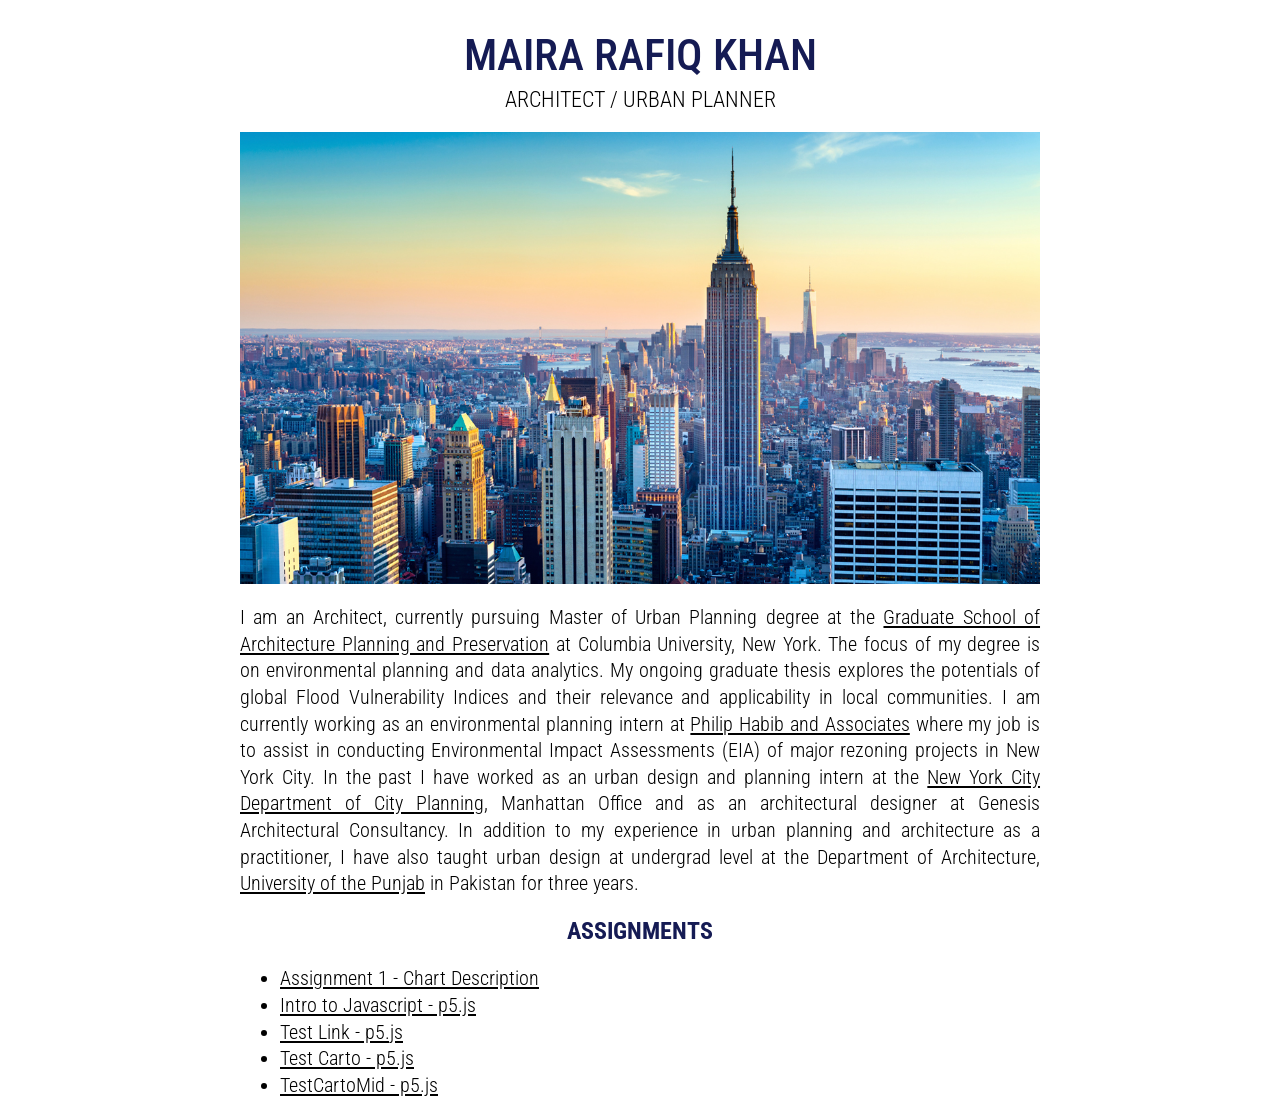
<file: index.html>
<!DOCTYPE html>
<html>
  <head>
    <title>Page Example</title>

    <!-- Stylesheet link -->
    <link rel="stylesheet" type="text/css" href="css/site-specific.css">

    <!-- Google fonts code -->
    <link href="https://fonts.googleapis.com/css?family=Roboto+Condensed:300,400,700" rel="stylesheet">
  </head>
  <body>
    <div class="title">
      <h1>MAIRA RAFIQ KHAN</h1>
      <h3>ARCHITECT / URBAN PLANNER</h3>
    </div>
    <div class="bio">
      <img class="bioImage" src="img/NYC.jpg">
      <p class="bioText">I am an Architect, currently pursuing Master of Urban Planning degree at the <a href="https://www.arch.columbia.edu/">Graduate School of Architecture Planning and Preservation</a> at Columbia University, New York. The focus of my degree is on environmental planning and data analytics. My ongoing graduate thesis explores the potentials of global Flood Vulnerability Indices and their relevance and applicability in local communities. 
      I am currently working as an environmental planning intern at <a href="http://www.phaeng.com/">Philip Habib and Associates</a> where my job is to assist in conducting Environmental Impact Assessments (EIA) of major rezoning projects in New York City. In the past I have worked as an urban design and planning intern at the <a href="https://www1.nyc.gov/site/planning/about/department.page">New York City Department of City Planning</a>, Manhattan Office and as an architectural designer at Genesis Architectural Consultancy. In addition to my experience in urban planning and architecture as a practitioner, I have also taught urban design at undergrad level at the Department of Architecture, <a href="http://www.pu.edu.pk/">University of the Punjab</a> in Pakistan for three years.</p>
    </div>
    <div class=linkList>
      <h2>ASSIGNMENTS</h2>
      <ul>
        <li class="assignmentLink"><a href="assignments/assignment_01.html">Assignment 1 - Chart Description</a></li>
         <li class="assignmentLink"><a href="assignments/introP5_01.html">Intro to Javascript - p5.js</a></li>
        <li class="assignmentLink"><a href="assignments/introP5_02.html">Test Link - p5.js</a></li>
        <li class="assignmentLink"><a href="TestCarto/index.html">Test Carto - p5.js</a></li>
        <li class="assignmentLink"><a href="TestCartoMid/TestCarto/index.html">TestCartoMid - p5.js</a></li>  
      </ul>
    </div>
  </body>
</html>
</file>
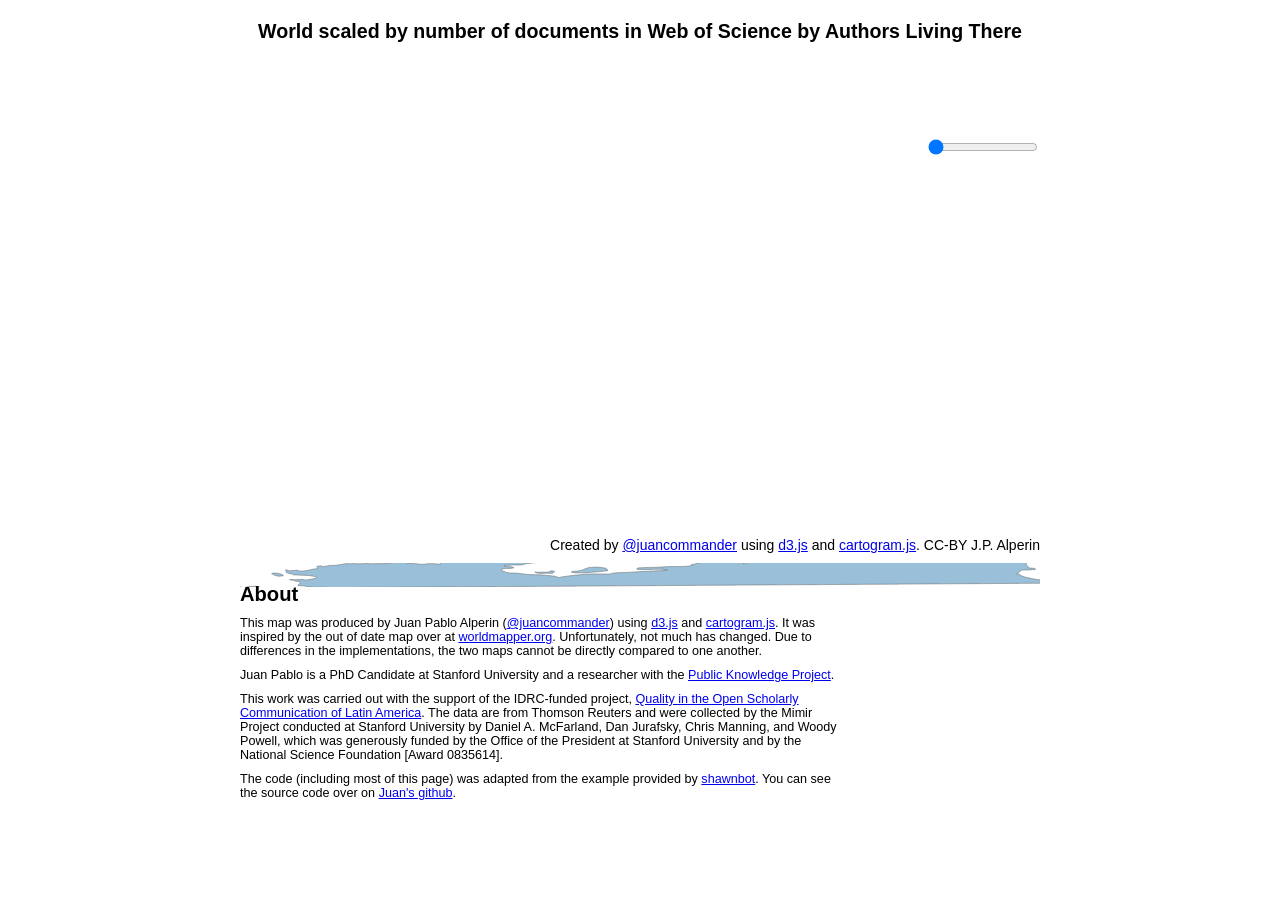
<file: cartogram/index.html>
<!DOCTYPE html>
<html>
<head>
    <title>World scaled by number of documents in Web of Science by Authors Living There</title>
    <meta charset="utf-8">
    <meta property="og:image" content="isi_articles_cartogram.png">
    <script src="http://d3js.org/d3.v3.min.js"></script>
    <script src="lib/colorbrewer.js"></script>
    <script src="lib/topojson.js"></script>
    <script src="cartogram.js"></script>
    <style type="text/css">

        body {
            font-family: "Helvetica Neue", Helvetica, Arial, sans-serif;
            font-size: 14px;
            padding: 0;
            margin: 0;
        }

        #container {
            width: 800px;
            margin: 20px auto;
        }

        h1 {
            font-size: 140%;
            margin: 0 0 15px 0;
            text-align: center;
        }

        h2 {
            font-size: 160%;
            margin: 0 0 10px 0;
        }

        p {
            margin: 0 0 10px;
        }

        form, form > * {
            margin: 0;
        }

        #map-container {
            width: 800px;
            height: 500px;
            text-align: center;
            position: relative;
            margin: 20px 0;
        }

        #map {
            display: block;
            position: absolute;
            background: #fff;
            width: 100%;
            height: 100%;
            margin: 0;
        }

        path.country {
            stroke: #666;
            stroke-width: .5;
        }

        path.country:hover {
            stroke: #000;
        }

        form {
            font-size: 120%;
        }

        select {
            font-size: inherit;
        }

        #placeholder {
            position: absolute;
            z-index: -1;
            display: block;
            left: 0;
            top: 0;
        }

        #theyear {
            line-height: 0.4em;
            border: 1px;
            font-size: 4em;
            position: absolute;
            top: 40px;
            right: 0px;
        }

        #about {
            width: 600px;
            font-size: .9em;
        }

        #credits {
            position: absolute;
            bottom: 10px;
            right: 0px;
            font-size: 1em;
        }

    </style>
</head>
<body>
<div id="container">
    <script>!function(d,s,id){var js,fjs=d.getElementsByTagName(s)[0],p=/^http:/.test(d.location)?'http':'https';if(!d.getElementById(id)){js=d.createElement(s);js.id=id;js.src=p+'://platform.twitter.com/widgets.js';fjs.parentNode.insertBefore(js,fjs);}}(document, 'script', 'twitter-wjs');</script>
    <h1>World scaled by number of documents in Web of Science by Authors Living There</h1>
    <div id="map-container">
        <img id="placeholder" alt="placeholder image for old browsers" src="isi_articles_cartogram.png">
        <svg id="map"></svg>
        <div id="theyear">
            <span></span><br />
            <input style="position:relative; width:110px" type="range" min="1990" max="2011" value="1990">
        </div>
        <div id="credits">Created by <a href="https://twitter.com/intent/follow?screen_name=juancommander">@juancommander</a> using <a href="http://d3js.org">d3.js</a> and <a href="https://github.com/shawnbot/d3-cartogram/">cartogram.js</a>. CC-BY J.P. Alperin</div>
    </div>
    <form>
        <p>
            <!--<label>Scale by <select id="field"></select></label>-->
            <!--<label>in <select id="year"></select></label>-->
            <!--<span id="status"></span>-->
        </p>
    </form>
    <div id="about">
        <h2>About</h2>
        <p>
            This map was produced by Juan Pablo Alperin (<a href="https://twitter.com/intent/follow?screen_name=juancommander">@juancommander</a>) using
            <a href="http://d3js.org">d3.js</a> and <a href="https://github.com/shawnbot/d3-cartogram/">cartogram.js</a>.
            It was inspired by the out of date map over at <a href="http://worldmapper.org/display.php?selected=205">worldmapper.org</a>.
            Unfortunately, not much has changed. Due to differences in the implementations, the two maps cannot be directly
            compared to one another.
        </p>
        <p>
            Juan Pablo is a PhD Candidate at Stanford University and a researcher with the <a href="http://pkp.sfu.ca">Public Knowledge Project</a>.
        </p>
        <p>
            This work was carried out with the support of the IDRC-funded project,
            <a href="http://flacso.org.br/oa/calidad-en-la-comunicacion-cientifica-abierta-de-america-latina/?lang=en">Quality in the Open Scholarly Communication of Latin America</a>.
            The data are from Thomson Reuters and were collected by the Mimir Project conducted at Stanford University by Daniel A. McFarland, Dan Jurafsky, Chris Manning, and Woody Powell,
            which was generously funded by the Office of the President at Stanford University and by the National Science Foundation [Award 0835614]. </p>
        <p>
            The code (including most of this page) was adapted from the example provided by
            <a href="https://github.com/shawnbot/d3-cartogram/">shawnbot</a>.
            You can see the source code over on <a href="https://github.com/jalperin/d3-cartogram">Juan's github</a>.
        </p>
</div>
<script>

// hide the form if the browser doesn't do SVG,
// (then just let everything else fail)
if (!document.createElementNS) {
    document.getElementsByTagName("form")[0].style.display = "none";
}

// field definitions from:
// <http://www.census.gov/popest/data/national/totals/2011/files/NST-EST2011-alldata.pdf>
var percent = (function() {
            var fmt = d3.format(".2f");
            return function(n) { return fmt(n) + "%"; };
        })(),
        years = [1990,1991,1992,1993,1994,1995,1996,1997,1998,1999,2000,2001,2002,2003,2004,2005,2006,2007,2008,2009,2010,2011],
        fields = [
//            {name: "(no scale)", id: "none"},
            {name: "Number of Articles in ISI", id: "num_articles", key: "num_articles%d", years: years}
//            {name: "Population", id: "num_articles2001", key: "num_articles2001", format: "+,"},
//            {name: "% FB users", id: "p_fb_users", key: "p_fb_users", format: percent},
            // {name: "% of Articles", id: "p_int_users", key: "p_int_users", format: percent},
//            {name: "% Internet users", id: "p_int_users", key: "p_int_users", format: percent},
//            {name: "% FB users of Internet Users", id: "p_fb_users_of_int_users", key: "p_fb_users_of_int_users", format: percent}
        ],
        fieldsById = d3.nest()
                .key(function(d) { return d.id; })
                .rollup(function(d) { return d[0]; })
                .map(fields),
        field = fields[0],
        year = years[0],
        colors = colorbrewer.RdYlBu[3]
                .reverse()
                .map(function(rgb) { return d3.hsl(rgb); });

var body = d3.select("body"),
        stat = d3.select("#status");

//var fieldSelect = d3.select("#field")
//        .on("change", function(e) {
//            field = fields[this.selectedIndex];
//            location.hash = "#" + [field.id, year].join("/");
//        });
//
//fieldSelect.selectAll("option")
//        .data(fields)
//        .enter()
//        .append("option")
//        .attr("value", function(d) { return d.id; })
//        .text(function(d) { return d.name; });

//var yearSelect = d3.select("#year")
//        .on("change", function(e) {
//            year = years[this.selectedIndex];
//            location.hash = "#" + [field.id, year].join("/");
//        });
//
//yearSelect.selectAll("option")
//        .data(years)
//        .enter()
//        .append("option")
//        .attr("value", function(y) { return y; })
//        .text(function(y) { return y; })

d3.select("input[type=range]").on("change", function() { year = this.value; update(); });
d3.select("input[type=range]").on("click", function() { clearInterval(intervalId); });

var intervalId = setInterval(function(){
    if (year < d3.max(years)) {
        year = year + 1;
        update()
    } else {
        setInterval(intervalId);
    }
},2000);

var map = d3.select("#map"),
        zoom = d3.behavior.zoom()
                .translate([-38, 32])
                .scale(.94)
                .scaleExtent([0.5, 10.0])
                .on("zoom", updateZoom),
        layer = map.append("g")
                .attr("id", "layer"),
        countries = layer.append("g")
                .attr("id", "countries")
                .selectAll("path");

// map.call(zoom);
updateZoom();

function updateZoom() {
    var scale = zoom.scale();
    layer.attr("transform",
            "translate(" + zoom.translate() + ") " +
                    "scale(" + [scale, scale] + ")");
}

var proj = d3.geo.equirectangular(),
        topology,
        geometries,
        rawData,
        dataById = {},
        carto = d3.cartogram()
                .projection(proj)
                .properties(function(d) {
                    if (d.id in dataById) {
                        return dataById[d.id];
                    } else {
                        var tmp = d3.keys(dataById[d3.keys(dataById)[0]]);
                        var ret = {"numcode": d.id};
                        tmp.forEach(function(i){ret[i] = 0});
                        return ret;
                    }
                })
                .value(function(d) {
                    return +d.properties[field];
                });

//window.onhashchange = function() {
//    parseHash();
//};

var segmentized = location.search === "?segmentized",
        url = ["data",
            segmentized ? "world-segmentized.topojson" : "world-110m.json"
        ].join("/");
d3.json(url, function(topo) {
    topology = topo;
    geometries = topology.objects.countries.geometries;
    d3.csv("data/isi_article_counts.csv", function(data) {
        rawData = data;
        dataById = d3.nest()
                .key(function(d) { return d.numcode; })
                .rollup(function(d) { return d[0]; })
                .map(data);
        init();
    });
});

function init() {
    var features = carto.features(topology, geometries),
            path = d3.geo.path()
                    .projection(proj);

    countries = countries.data(features)
            .enter()
            .append("path")
            .attr("class", "country")
            .attr("id", function(d) {
                return d.id;
            })
            .attr("name", function(d) {
                return d.properties.country;
            })
            .attr("fill", "#fafafa")
            .attr("d", path);

    countries.append("title");

//    parseHash();
}

function reset() {
    stat.text("");
//    body.classed("updating", false);

    var features = carto.features(topology, geometries),
            path = d3.geo.path()
                    .projection(proj);

    countries.data(features)
            .transition()
            .duration(750)
            .ease("linear")
            .attr("fill", "#fafafa")
            .attr("d", path);

    countries.select("title")
            .text(function(d) {
                return d.id;
            });
}

function update() {
    var start = Date.now();
//    body.classed("updating", true);

    var key = field.key.replace("%d", year),
            fmt = (typeof field.format === "function")
                    ? field.format
                    : d3.format(field.format || ","),
            value = function(d) {
                return +d.properties[key];
            },
            values = countries.data()
                    .map(value)
                    .filter(function(n) {
                        return !isNaN(n);
                    })
                    .sort(d3.ascending),
            lo = values[0],
            hi = values[values.length - 1];

    var color = d3.scale.linear()
            .range(colors)
            .domain(lo < 0
                    ? [lo, 0, hi]
                    : [lo, d3.mean(values), hi]);

    // normalize the scale to positive numbers
    var scale = d3.scale.linear()
            .domain([lo, hi])
            .range([1, 1000]);

    // tell the cartogram to use the scaled values
    carto.value(function(d) {
        return scale(value(d));
    });

    // generate the new features, pre-projected
    var features = carto(topology, geometries).features;

    // update the data
    countries.data(features)
            .select("title")
            .text(function(d) {
                return [d.properties.country, fmt(value(d))].join(": ");
            });

    countries.transition()
            .duration(750)
            .ease("linear")
            .attr("fill", function(d) {
                return color(value(d));
            })
            .attr("d", carto.path);

//    var delta = (Date.now() - start) / 1000;
//    stat.text(["calculated in", delta.toFixed(1), "seconds"].join(" "));
//    body.classed("updating", false);

    d3.select("input[type=range]")[0][0].value=year;
    d3.select("#theyear > span")[0][0].innerHTML=year;
}

var deferredUpdate = (function() {
    var timeout;
    return function() {
        var args = arguments;
        clearTimeout(timeout);
        stat.text("calculating...");
        return timeout = setTimeout(function() {
            update.apply(null, arguments);
        }, 10);
    };
})();

//var hashish = d3.selectAll("a.hashish")
//        .datum(function() {
//            return this.href;
//        });
//
//function parseHash() {
//    var parts = location.hash.substr(1).split("/"),
//            desiredFieldId = parts[0],
//            desiredYear = +parts[1];
//
//    field = fieldsById[desiredFieldId] || fields[0];
//    year = (years.indexOf(desiredYear) > -1) ? desiredYear : years[0];
//
//    fieldSelect.property("selectedIndex", fields.indexOf(field));
//
//    if (field.id === "none") {
//
//        yearSelect.attr("disabled", "disabled");
//        reset();
//
//    } else {
//
//        if (field.years) {
//            if (field.years.indexOf(year) === -1) {
//                year = field.years[0];
//            }
//            yearSelect.selectAll("option")
//                    .attr("disabled", function(y) {
//                        return (field.years.indexOf(y) === -1) ? "disabled" : null;
//                    });
//        } else {
//            yearSelect.selectAll("option")
//                    .attr("disabled", null);
//        }
//
//        yearSelect
//                .property("selectedIndex", years.indexOf(year))
//                .attr("disabled", null);
//
//        deferredUpdate();
//        location.replace("#" + [field.id, year].join("/"));
//
//        hashish.attr("href", function(href) {
//            return href + location.hash;
//        });
//    }
//}

</script>
</body>
</html>
</file>
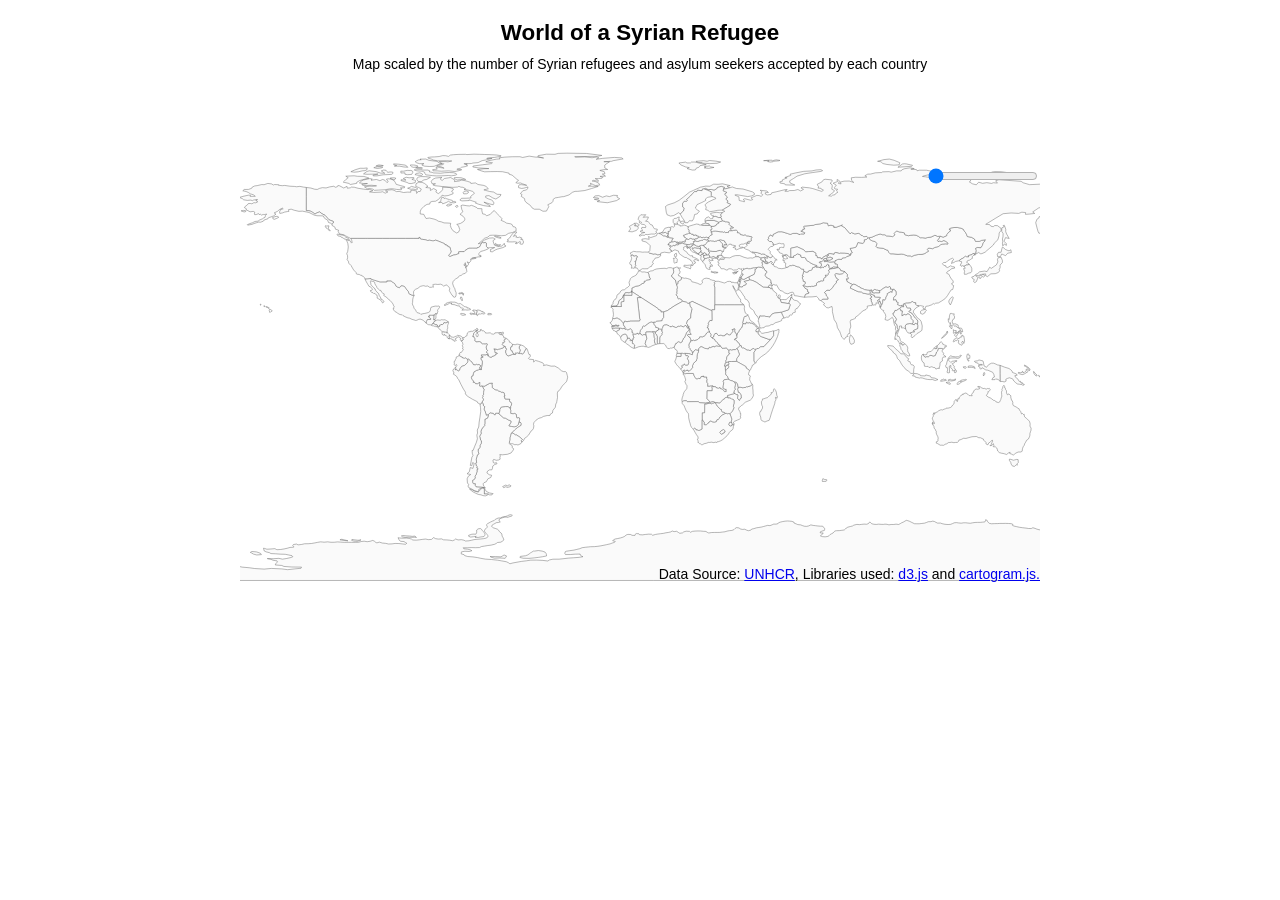
<file: TestCarto/index.html>
<!DOCTYPE html>
<html>
<head>
    <title>World scaled by the number of refugees taken by each country</title>
    <meta charset="utf-8">
    <meta property="og:image" content="isi_articles_cartogram.png">
    <script src="lib/d3.v3.min.js"></script>
    <script src="lib/colorbrewer.js"></script>
    <script src="lib/topojson.js"></script>
    <script src="cartogram.js"></script>
    <style type="text/css">

        body {
            font-family: "Helvetica Neue", Helvetica, Arial, sans-serif;
            font-size: 14px;
            padding: 0;
            margin: 0;
        }

        #container {
            width: 800px;
            margin: 20px auto;
        }

        h1 {
            font-size: 140%;
            margin: 0 0 15px 0;
            text-align: center;
        }

        h2 {
            font-size: 160%;
            margin: 0 0 10px 0;
        }

        p {
            margin: 0 0 10px;
        }

        form, form > * {
            margin: 0;
        }

        #map-container {
            width: 800px;
            height: 500px;
            text-align: center;
            position: relative;
            margin: 20px 0;
        }

        #map {
            display: block;
            position: absolute;
            background: #fff;
            width: 100%;
            height: 100%;
            margin: 0;
        }

        path.country {
            stroke: #666;
            stroke-width: .5;
        }

        path.country:hover {
            stroke: #000;
        }

        form {
            font-size: 120%;
        }

        select {
            font-size: inherit;
        }

        #placeholder {
            position: absolute;
            z-index: -1;
            display: block;
            left: 0;
            top: 0;
        }

        #theyear {
            line-height: 0.4em;
            border: 1px;
            font-size: 4em;
            position: absolute;
            top: 40px;
            right: 0px;
        }

        #about {
            width: 600px;
            font-size: .9em;
        }

        #credits {
            position: absolute;
            bottom: 10px;
            right: 0px;
            font-size: 1em;
        }

    </style>
</head>
<body>
<div id="container">
    <script>!function(d,s,id){var js,fjs=d.getElementsByTagName(s)[0],p=/^http:/.test(d.location)?'http':'https';if(!d.getElementById(id)){js=d.createElement(s);js.id=id;js.src=p+'://platform.twitter.com/widgets.js';fjs.parentNode.insertBefore(js,fjs);}}(document, 'script', 'twitter-wjs');</script>
    <h2><center><strong>World of a Syrian Refugee</strong></center></h2>
   <p><center>Map scaled by the number of Syrian refugees and asylum seekers accepted by each country</center></p>
    <div id="map-container">
<!--<
        <img id="placeholder" alt="placeholder image for old browsers" src="isi_articles_cartogram.png">
>-->
        <svg id="map"></svg>
        <div id="theyear">
            <span></span><br />
            <input style="position:relative; width:110px" type="range" min="1990" max="2015" value="1990">


        </div>
        <div id="credits">
    Data Source: <a href="http://www.unhcr.org/en-us">UNHCR</a>,    Libraries used: <a href="http://d3js.org">d3.js</a> and <a href="https://github.com/shawnbot/d3-cartogram/">cartogram.js.</a>  
        <!--<CC-BY J.P. Alperin</div>>-->
    </div>
    <form>
        <p>
            <!--<label>Scale by <select id="field"></select></label>-->
            <!--<label>in <select id="year"></select></label>-->
            <!--<span id="status"></span>-->
<!--<
        </p>
    </form>
    <div id="about">
        <h2>About</h2>
        <p>
            This map was produced by Juan Pablo Alperin (<a href="https://twitter.com/intent/follow?screen_name=juancommander">@juancommander</a>) using
            <a href="http://d3js.org">d3.js</a> and <a href="https://github.com/shawnbot/d3-cartogram/">cartogram.js</a>.
            It was inspired by the out of date map over at <a href="http://worldmapper.org/display.php?selected=205">worldmapper.org</a>.
            Unfortunately, not much has changed. Due to differences in the implementations, the two maps cannot be directly
            compared to one another.
        </p>
        <p>
            Juan Pablo is a PhD Candidate at Stanford University and a researcher with the <a href="http://pkp.sfu.ca">Public Knowledge Project</a>.
        </p>
        <p>
            This work was carried out with the support of the IDRC-funded project,
            <a href="http://flacso.org.br/oa/calidad-en-la-comunicacion-cientifica-abierta-de-america-latina/?lang=en">Quality in the Open Scholarly Communication of Latin America</a>.
            The data are from Thomson Reuters and were collected by the Mimir Project conducted at Stanford University by Daniel A. McFarland, Dan Jurafsky, Chris Manning, and Woody Powell,
            which was generously funded by the Office of the President at Stanford University and by the National Science Foundation [Award 0835614]. </p>
        <p>
            The code (including most of this page) was adapted from the example provided by
            <a href="https://github.com/shawnbot/d3-cartogram/">shawnbot</a>.
            You can see the source code over on <a href="https://github.com/jalperin/d3-cartogram">Juan's github</a>.
        </p>
</div>
>-->
<script>

// hide the form if the browser doesn't do SVG,
// (then just let everything else fail)
if (!document.createElementNS) {
    document.getElementsByTagName("form")[0].style.display = "none";
}

// field definitions from:
// <http://www.census.gov/popest/data/national/totals/2011/files/NST-EST2011-alldata.pdf>
var percent = (function() {
            var fmt = d3.format(".2f");
            return function(n) { return fmt(n) + "%"; };
        })(),
        years = [1990,1991,1992,1993,1994,1995,1996,1997,1998,1999,2000,2001,2002,2003,2004,2005,2006,2007,2008,2009,2010,2011,2012,2013,2014,2015],
        fields = [
//            {name: "(no scale)", id: "none"},
            {name: "Number of Articles in ISI", id: "num_articles", key: "num_articles%d", years: years}
//            {name: "Population", id: "num_articles2001", key: "num_articles2001", format: "+,"},
//            {name: "% FB users", id: "p_fb_users", key: "p_fb_users", format: percent},
            // {name: "% of Articles", id: "p_int_users", key: "p_int_users", format: percent},
//            {name: "% Internet users", id: "p_int_users", key: "p_int_users", format: percent},
//            {name: "% FB users of Internet Users", id: "p_fb_users_of_int_users", key: "p_fb_users_of_int_users", format: percent}
        ],
        fieldsById = d3.nest()
                .key(function(d) { return d.id; })
                .rollup(function(d) { return d[0]; })
                .map(fields),
        field = fields[0],
        year = years[0],
        colors = colorbrewer.RdYlBu[3]
                        .reverse()
                .map(function(rgb) { return d3.hsl(rgb); });

var body = d3.select("body"),
        stat = d3.select("#status");

//var fieldSelect = d3.select("#field")
//        .on("change", function(e) {
//            field = fields[this.selectedIndex];
//            location.hash = "#" + [field.id, year].join("/");
//        });
//
//fieldSelect.selectAll("option")
//        .data(fields)
//        .enter()
//        .append("option")
//        .attr("value", function(d) { return d.id; })
//        .text(function(d) { return d.name; });

//var yearSelect = d3.select("#year")
//        .on("change", function(e) {
//            year = years[this.selectedIndex];
//            location.hash = "#" + [field.id, year].join("/");
//        });
//
//yearSelect.selectAll("option")
//        .data(years)
//        .enter()
//        .append("option")
//        .attr("value", function(y) { return y; })
//        .text(function(y) { return y; })

d3.select("input[type=range]").on("change", function() { year = this.value; update(); });
d3.select("input[type=range]").on("click", function() { clearInterval(intervalId); });

var intervalId = setInterval(function(){
    if (year < d3.max(years)) {
        year = year + 1;
        update()
    } else {
        setInterval(intervalId);
    }
},2000);

var map = d3.select("#map"),
        zoom = d3.behavior.zoom()
                .translate([-38, 32])
                .scale(.94)
                .scaleExtent([0.5, 10.0])
                .on("zoom", updateZoom),
        layer = map.append("g")
                .attr("id", "layer"),
        countries = layer.append("g")
                .attr("id", "countries")
                .selectAll("path");

// map.call(zoom);
updateZoom();

function updateZoom() {
    var scale = zoom.scale();
    layer.attr("transform",
            "translate(" + zoom.translate() + ") " +
                    "scale(" + [scale, scale] + ")");
}

var proj = d3.geo.equirectangular(),
        topology,
        geometries,
        rawData,
        dataById = {},
        carto = d3.cartogram()
                .projection(proj)
                .properties(function(d) {
                    if (d.id in dataById) {
                        return dataById[d.id];
                    } else {
                        var tmp = d3.keys(dataById[d3.keys(dataById)[0]]);
                        var ret = {"numcode": d.id};
                        tmp.forEach(function(i){ret[i] = 0});
                        return ret;
                    }
                })
                .value(function(d) {
                    return +d.properties[field];
                });

//window.onhashchange = function() {
//    parseHash();
//};

var segmentized = location.search === "?segmentized",
        url = ["data",
            segmentized ? "world-segmentized.topojson" : "world-110m.json"
        ].join("/");
d3.json(url, function(topo) {
    topology = topo;
    geometries = topology.objects.countries.geometries;
    d3.csv("data/refugee_data.csv", function(data) {
        rawData = data;
        dataById = d3.nest()
                .key(function(d) { return d.numcode; })
                .rollup(function(d) { return d[0]; })
                .map(data);
        init();
    });
});

function init() {
    var features = carto.features(topology, geometries),
            path = d3.geo.path()
                    .projection(proj);

    countries = countries.data(features)
            .enter()
            .append("path")
            .attr("class", "country")
            .attr("id", function(d) {
                return d.id;
            })
            .attr("name", function(d) {
                return d.properties.country;
            })
            .attr("fill", "#fafafa")
            .attr("d", path);

    countries.append("title");

//    parseHash();
}

function reset() {
    stat.text("");
//    body.classed("updating", false);

    var features = carto.features(topology, geometries),
            path = d3.geo.path()
                    .projection(proj);

    countries.data(features)
            .transition()
            .duration(750)
            .ease("linear")
            .attr("fill", "#fafafa")
            .attr("d", path);

    countries.select("title")
            .text(function(d) {
                return d.id;
            });
}

function update() {
    var start = Date.now();
//    body.classed("updating", true);

    var key = field.key.replace("%d", year),
            fmt = (typeof field.format === "function")
                    ? field.format
                    : d3.format(field.format || ","),
            value = function(d) {
                return +d.properties[key];
            },
            values = countries.data()
                    .map(value)
                    .filter(function(n) {
                        return !isNaN(n);
                    })
                    .sort(d3.ascending),
            lo = values[0],
            hi = values[values.length - 1];

    var color = d3.scale.linear()
            .range(colors)
            .domain(lo < 0
                    ? [lo, 0, hi]
                    : [lo, d3.mean(values), hi]);

    // normalize the scale to positive numbers
    var scale = d3.scale.linear()
            .domain([lo, hi])
            .range([1, 3000]);

    // tell the cartogram to use the scaled values
    carto.value(function(d) {
        return scale(value(d));
    });

    // generate the new features, pre-projected
    var features = carto(topology, geometries).features;

    // update the data
    countries.data(features)
            .select("title")
            .text(function(d) {
                return [d.properties.country, fmt(value(d))].join(": ");
            });

    countries.transition()
            .duration(750)
            .ease("linear")
            .attr("fill", function(d) {
                return color(value(d));
            })
            .attr("d", carto.path);

//    var delta = (Date.now() - start) / 1000;
//    stat.text(["calculated in", delta.toFixed(1), "seconds"].join(" "));
//    body.classed("updating", false);

    d3.select("input[type=range]")[0][0].value=year;
    d3.select("#theyear > span")[0][0].innerHTML=year;
}

var deferredUpdate = (function() {
    var timeout;
    return function() {
        var args = arguments;
        clearTimeout(timeout);
        stat.text("calculating...");
        return timeout = setTimeout(function() {
            update.apply(null, arguments);
        }, 10);
    };
})();

//var hashish = d3.selectAll("a.hashish")
//        .datum(function() {
//            return this.href;
//        });
//
//function parseHash() {
//    var parts = location.hash.substr(1).split("/"),
//            desiredFieldId = parts[0],
//            desiredYear = +parts[1];
//
//    field = fieldsById[desiredFieldId] || fields[0];
//    year = (years.indexOf(desiredYear) > -1) ? desiredYear : years[0];
//
//    fieldSelect.property("selectedIndex", fields.indexOf(field));
//
//    if (field.id === "none") {
//
//        yearSelect.attr("disabled", "disabled");
//        reset();
//
//    } else {
//
//        if (field.years) {
//            if (field.years.indexOf(year) === -1) {
//                year = field.years[0];
//            }
//            yearSelect.selectAll("option")
//                    .attr("disabled", function(y) {
//                        return (field.years.indexOf(y) === -1) ? "disabled" : null;
//                    });
//        } else {
//            yearSelect.selectAll("option")
//                    .attr("disabled", null);
//        }
//
//        yearSelect
//                .property("selectedIndex", years.indexOf(year))
//                .attr("disabled", null);
//
//        deferredUpdate();
//        location.replace("#" + [field.id, year].join("/"));
//
//        hashish.attr("href", function(href) {
//            return href + location.hash;
//        });
//    }
//}

</script>
</body>
</html>
</file>
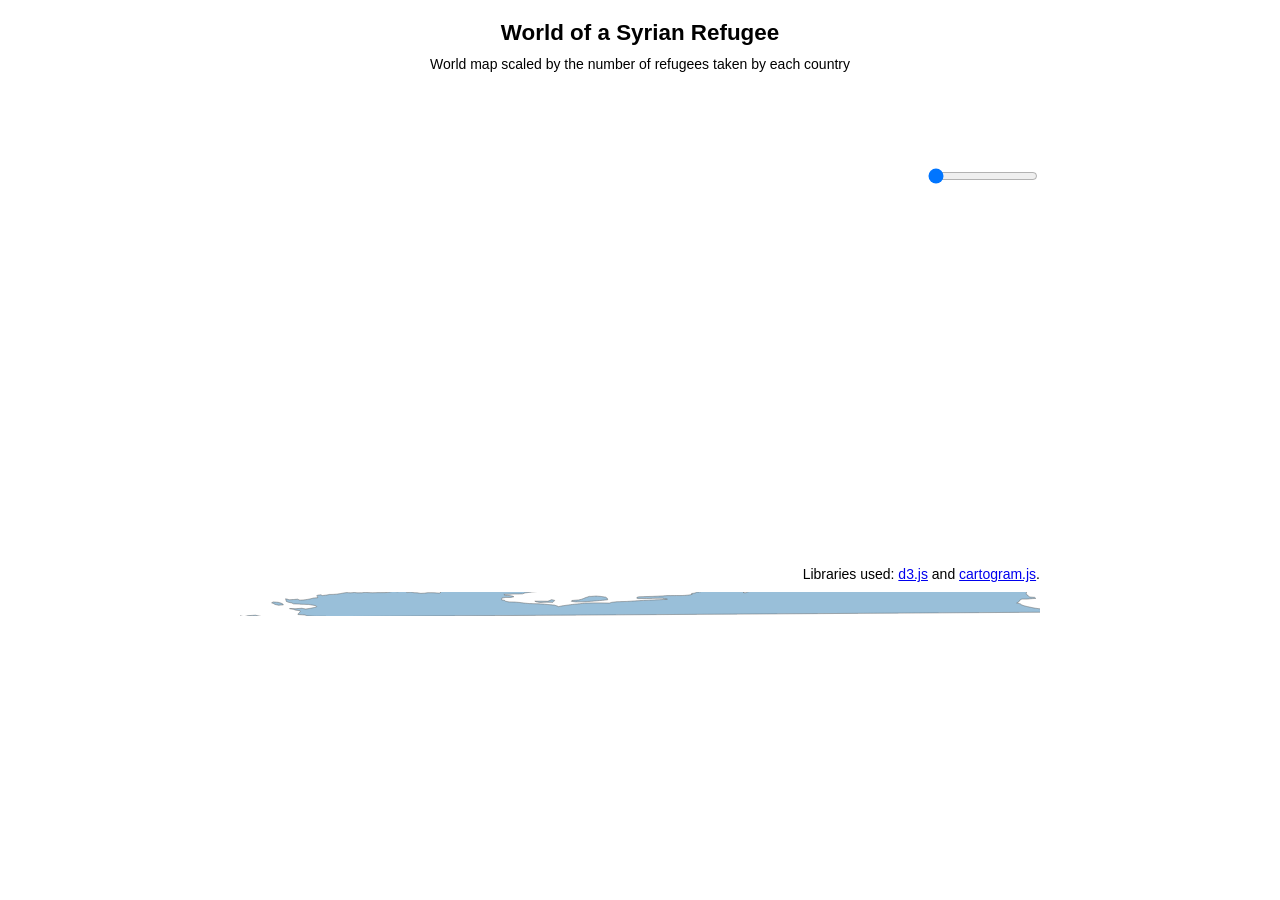
<file: TestCarto1/index.html>
<!DOCTYPE html>
<html>
<head>
    <title>World scaled by the number of refugees taken by each country</title>
    <meta charset="utf-8">
    <meta property="og:image" content="isi_articles_cartogram.png">
    <script src="http://d3js.org/d3.v3.min.js"></script>
    <script src="lib/colorbrewer.js"></script>
    <script src="lib/topojson.js"></script>
    <script src="cartogram.js"></script>
    <style type="text/css">

        body {
            font-family: "Helvetica Neue", Helvetica, Arial, sans-serif;
            font-size: 14px;
            padding: 0;
            margin: 0;
        }

        #container {
            width: 800px;
            margin: 20px auto;
        }

        h1 {
            font-size: 140%;
            margin: 0 0 15px 0;
            text-align: center;
        }

        h2 {
            font-size: 160%;
            margin: 0 0 10px 0;
        }

        p {
            margin: 0 0 10px;
        }

        form, form > * {
            margin: 0;
        }

        #map-container {
            width: 800px;
            height: 500px;
            text-align: center;
            position: relative;
            margin: 20px 0;
        }

        #map {
            display: block;
            position: absolute;
            background: #fff;
            width: 100%;
            height: 100%;
            margin: 0;
        }

        path.country {
            stroke: #666;
            stroke-width: .5;
        }

        path.country:hover {
            stroke: #000;
        }

        form {
            font-size: 120%;
        }

        select {
            font-size: inherit;
        }

        #placeholder {
            position: absolute;
            z-index: -1;
            display: block;
            left: 0;
            top: 0;
        }

        #theyear {
            line-height: 0.4em;
            border: 1px;
            font-size: 4em;
            position: absolute;
            top: 40px;
            right: 0px;
        }

        #about {
            width: 600px;
            font-size: .9em;
        }

        #credits {
            position: absolute;
            bottom: 10px;
            right: 0px;
            font-size: 1em;
        }

    </style>
</head>
<body>
<div id="container">
    <script>!function(d,s,id){var js,fjs=d.getElementsByTagName(s)[0],p=/^http:/.test(d.location)?'http':'https';if(!d.getElementById(id)){js=d.createElement(s);js.id=id;js.src=p+'://platform.twitter.com/widgets.js';fjs.parentNode.insertBefore(js,fjs);}}(document, 'script', 'twitter-wjs');</script>
    <h2><center><strong>World of a Syrian Refugee</strong></center></h2>
   <p><center>World map scaled by the number of refugees taken by each country</center></p>
    <div id="map-container">
        <img id="placeholder" alt="placeholder image for old browsers" src="isi_articles_cartogram.png">
        <svg id="map"></svg>
        <div id="theyear">
            <span></span><br />
            <input style="position:relative; width:110px" type="range" min="1990" max="2015" value="1990">


        </div>
        <div id="credits">Libraries used: <a href="http://d3js.org">d3.js</a> and <a href="https://github.com/shawnbot/d3-cartogram/">cartogram.js</a>. 
        <!--<CC-BY J.P. Alperin</div>>-->
    </div>
    <form>
        <p>
            <!--<label>Scale by <select id="field"></select></label>-->
            <!--<label>in <select id="year"></select></label>-->
            <!--<span id="status"></span>-->
<!--<
        </p>
    </form>
    <div id="about">
        <h2>About</h2>
        <p>
            This map was produced by Juan Pablo Alperin (<a href="https://twitter.com/intent/follow?screen_name=juancommander">@juancommander</a>) using
            <a href="http://d3js.org">d3.js</a> and <a href="https://github.com/shawnbot/d3-cartogram/">cartogram.js</a>.
            It was inspired by the out of date map over at <a href="http://worldmapper.org/display.php?selected=205">worldmapper.org</a>.
            Unfortunately, not much has changed. Due to differences in the implementations, the two maps cannot be directly
            compared to one another.
        </p>
        <p>
            Juan Pablo is a PhD Candidate at Stanford University and a researcher with the <a href="http://pkp.sfu.ca">Public Knowledge Project</a>.
        </p>
        <p>
            This work was carried out with the support of the IDRC-funded project,
            <a href="http://flacso.org.br/oa/calidad-en-la-comunicacion-cientifica-abierta-de-america-latina/?lang=en">Quality in the Open Scholarly Communication of Latin America</a>.
            The data are from Thomson Reuters and were collected by the Mimir Project conducted at Stanford University by Daniel A. McFarland, Dan Jurafsky, Chris Manning, and Woody Powell,
            which was generously funded by the Office of the President at Stanford University and by the National Science Foundation [Award 0835614]. </p>
        <p>
            The code (including most of this page) was adapted from the example provided by
            <a href="https://github.com/shawnbot/d3-cartogram/">shawnbot</a>.
            You can see the source code over on <a href="https://github.com/jalperin/d3-cartogram">Juan's github</a>.
        </p>
</div>
>-->
<script>

// hide the form if the browser doesn't do SVG,
// (then just let everything else fail)
if (!document.createElementNS) {
    document.getElementsByTagName("form")[0].style.display = "none";
}

// field definitions from:
// <http://www.census.gov/popest/data/national/totals/2011/files/NST-EST2011-alldata.pdf>
var percent = (function() {
            var fmt = d3.format(".2f");
            return function(n) { return fmt(n) + "%"; };
        })(),
        years = [1990,1991,1992,1993,1994,1995,1996,1997,1998,1999,2000,2001,2002,2003,2004,2005,2006,2007,2008,2009,2010,2011,2012,2013,2014,2015],
        fields = [
//            {name: "(no scale)", id: "none"},
            {name: "Number of Articles in ISI", id: "num_articles", key: "num_articles%d", years: years}
//            {name: "Population", id: "num_articles2001", key: "num_articles2001", format: "+,"},
//            {name: "% FB users", id: "p_fb_users", key: "p_fb_users", format: percent},
            // {name: "% of Articles", id: "p_int_users", key: "p_int_users", format: percent},
//            {name: "% Internet users", id: "p_int_users", key: "p_int_users", format: percent},
//            {name: "% FB users of Internet Users", id: "p_fb_users_of_int_users", key: "p_fb_users_of_int_users", format: percent}
        ],
        fieldsById = d3.nest()
                .key(function(d) { return d.id; })
                .rollup(function(d) { return d[0]; })
                .map(fields),
        field = fields[0],
        year = years[0],
        colors = colorbrewer.RdYlBu[3]
                .reverse()
                .map(function(rgb) { return d3.hsl(rgb); });

var body = d3.select("body"),
        stat = d3.select("#status");

//var fieldSelect = d3.select("#field")
//        .on("change", function(e) {
//            field = fields[this.selectedIndex];
//            location.hash = "#" + [field.id, year].join("/");
//        });
//
//fieldSelect.selectAll("option")
//        .data(fields)
//        .enter()
//        .append("option")
//        .attr("value", function(d) { return d.id; })
//        .text(function(d) { return d.name; });

//var yearSelect = d3.select("#year")
//        .on("change", function(e) {
//            year = years[this.selectedIndex];
//            location.hash = "#" + [field.id, year].join("/");
//        });
//
//yearSelect.selectAll("option")
//        .data(years)
//        .enter()
//        .append("option")
//        .attr("value", function(y) { return y; })
//        .text(function(y) { return y; })

d3.select("input[type=range]").on("change", function() { year = this.value; update(); });
d3.select("input[type=range]").on("click", function() { clearInterval(intervalId); });

var intervalId = setInterval(function(){
    if (year < d3.max(years)) {
        year = year + 1;
        update()
    } else {
        setInterval(intervalId);
    }
},2000);

var map = d3.select("#map"),
        zoom = d3.behavior.zoom()
                .translate([-38, 32])
                .scale(.94)
                .scaleExtent([0.5, 10.0])
                .on("zoom", updateZoom),
        layer = map.append("g")
                .attr("id", "layer"),
        countries = layer.append("g")
                .attr("id", "countries")
                .selectAll("path");

// map.call(zoom);
updateZoom();

function updateZoom() {
    var scale = zoom.scale();
    layer.attr("transform",
            "translate(" + zoom.translate() + ") " +
                    "scale(" + [scale, scale] + ")");
}

var proj = d3.geo.equirectangular(),
        topology,
        geometries,
        rawData,
        dataById = {},
        carto = d3.cartogram()
                .projection(proj)
                .properties(function(d) {
                    if (d.id in dataById) {
                        return dataById[d.id];
                    } else {
                        var tmp = d3.keys(dataById[d3.keys(dataById)[0]]);
                        var ret = {"numcode": d.id};
                        tmp.forEach(function(i){ret[i] = 0});
                        return ret;
                    }
                })
                .value(function(d) {
                    return +d.properties[field];
                });

//window.onhashchange = function() {
//    parseHash();
//};

var segmentized = location.search === "?segmentized",
        url = ["data",
            segmentized ? "world-segmentized.topojson" : "world-110m.json"
        ].join("/");
d3.json(url, function(topo) {
    topology = topo;
    geometries = topology.objects.countries.geometries;
    d3.csv("data/refugee_data.csv", function(data) {
        rawData = data;
        dataById = d3.nest()
                .key(function(d) { return d.numcode; })
                .rollup(function(d) { return d[0]; })
                .map(data);
        init();
    });
});

function init() {
    var features = carto.features(topology, geometries),
            path = d3.geo.path()
                    .projection(proj);

    countries = countries.data(features)
            .enter()
            .append("path")
            .attr("class", "country")
            .attr("id", function(d) {
                return d.id;
            })
            .attr("name", function(d) {
                return d.properties.country;
            })
            .attr("fill", "#fafafa")
            .attr("d", path);

    countries.append("title");

//    parseHash();
}

function reset() {
    stat.text("");
//    body.classed("updating", false);

    var features = carto.features(topology, geometries),
            path = d3.geo.path()
                    .projection(proj);

    countries.data(features)
            .transition()
            .duration(750)
            .ease("linear")
            .attr("fill", "#fafafa")
            .attr("d", path);

    countries.select("title")
            .text(function(d) {
                return d.id;
            });
}

function update() {
    var start = Date.now();
//    body.classed("updating", true);

    var key = field.key.replace("%d", year),
            fmt = (typeof field.format === "function")
                    ? field.format
                    : d3.format(field.format || ","),
            value = function(d) {
                return +d.properties[key];
            },
            values = countries.data()
                    .map(value)
                    .filter(function(n) {
                        return !isNaN(n);
                    })
                    .sort(d3.ascending),
            lo = values[0],
            hi = values[values.length - 1];

    var color = d3.scale.linear()
            .range(colors)
            .domain(lo < 0
                    ? [lo, 0, hi]
                    : [lo, d3.mean(values), hi]);

    // normalize the scale to positive numbers
    var scale = d3.scale.linear()
            .domain([lo, hi])
            .range([1, 3000]);

    // tell the cartogram to use the scaled values
    carto.value(function(d) {
        return scale(value(d));
    });

    // generate the new features, pre-projected
    var features = carto(topology, geometries).features;

    // update the data
    countries.data(features)
            .select("title")
            .text(function(d) {
                return [d.properties.country, fmt(value(d))].join(": ");
            });

    countries.transition()
            .duration(750)
            .ease("linear")
            .attr("fill", function(d) {
                return color(value(d));
            })
            .attr("d", carto.path);

//    var delta = (Date.now() - start) / 1000;
//    stat.text(["calculated in", delta.toFixed(1), "seconds"].join(" "));
//    body.classed("updating", false);

    d3.select("input[type=range]")[0][0].value=year;
    d3.select("#theyear > span")[0][0].innerHTML=year;
}

var deferredUpdate = (function() {
    var timeout;
    return function() {
        var args = arguments;
        clearTimeout(timeout);
        stat.text("calculating...");
        return timeout = setTimeout(function() {
            update.apply(null, arguments);
        }, 10);
    };
})();

//var hashish = d3.selectAll("a.hashish")
//        .datum(function() {
//            return this.href;
//        });
//
//function parseHash() {
//    var parts = location.hash.substr(1).split("/"),
//            desiredFieldId = parts[0],
//            desiredYear = +parts[1];
//
//    field = fieldsById[desiredFieldId] || fields[0];
//    year = (years.indexOf(desiredYear) > -1) ? desiredYear : years[0];
//
//    fieldSelect.property("selectedIndex", fields.indexOf(field));
//
//    if (field.id === "none") {
//
//        yearSelect.attr("disabled", "disabled");
//        reset();
//
//    } else {
//
//        if (field.years) {
//            if (field.years.indexOf(year) === -1) {
//                year = field.years[0];
//            }
//            yearSelect.selectAll("option")
//                    .attr("disabled", function(y) {
//                        return (field.years.indexOf(y) === -1) ? "disabled" : null;
//                    });
//        } else {
//            yearSelect.selectAll("option")
//                    .attr("disabled", null);
//        }
//
//        yearSelect
//                .property("selectedIndex", years.indexOf(year))
//                .attr("disabled", null);
//
//        deferredUpdate();
//        location.replace("#" + [field.id, year].join("/"));
//
//        hashish.attr("href", function(href) {
//            return href + location.hash;
//        });
//    }
//}

</script>
</body>
</html>
</file>
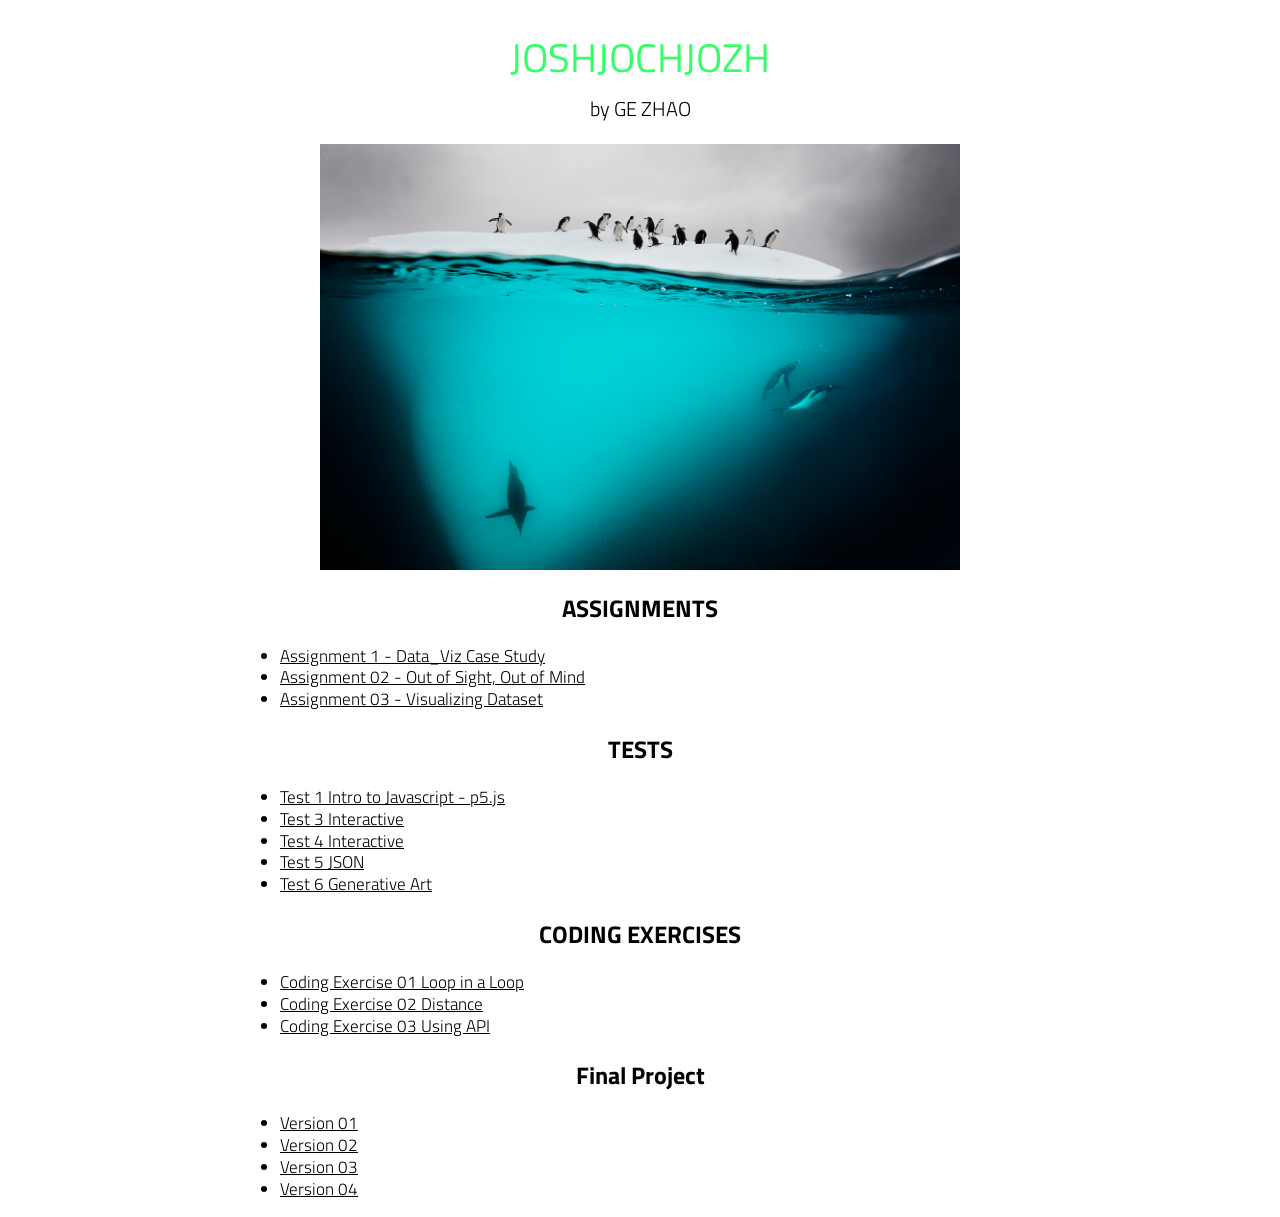
<file: TestCartoMid/index.html>
<!DOCTYPE html>
<html>
  <head>
    <title>Ge Zhao</title>

    <!-- Stylesheet link -->
    <link rel="stylesheet" type="text/css" href="css/site-specific.css">

    <!-- Google fonts code -->
    <link href="https://fonts.googleapis.com/css?family=Titillium+Web" rel="stylesheet">
  </head>
  
  <body>
    <div class="title">
      <h1>JOSHJOCHJOZH</h1>
      <h3>by GE ZHAO</h3>
    </div>
    <div class="bio">
      <img class="bioImage" src="img/ice.jpg">
      <p class="bioText"></p>
    </div>
    <div class=linkList>
      <h2>ASSIGNMENTS</h2>
      <ul>
        <li class="assignmentLink"><a href="assignments/assignment_01.html">Assignment 1 - Data_Viz Case Study</a></li>

        <li class="assignmentLink"><a href="https://majedabdulsamad.github.io/Group2/">Assignment 02 - Out of Sight, Out of Mind</a></li>

        <li class="assignmentLink"><a href="assignments/assignment_03.html">Assignment 03 - Visualizing Dataset</a></li>
      </ul>
    </div>


    <div class=linkList>
      <h2>TESTS</h2>
      <ul>
      <li class="assignmentLink"><a href="assignments/introP5.html">Test 1 Intro to Javascript - p5.js</a></li>

      <li class="assignmentLink"><a href="assignments/test_3.html">Test 3 Interactive</a></li>

      <li class="assignmentLink"><a href="assignments/interactive.html">Test 4 Interactive</a></li>

      <li class="assignmentLink"><a href="assignments/test_5.html">Test 5 JSON</a></li>

      <li class="assignmentLink"><a href="assignments/test_6.html">Test 6 Generative Art</a></li>
      </ul>



    </div>


    <div class=linkList>
      <h2>CODING EXERCISES</h2>
      <ul>
        <li class="assignmentLink"><a href="assignments/exercise_01.html">Coding Exercise 01  Loop in a Loop</a></li>

        <li class="assignmentLink"><a href="assignments/exercise_03.html">Coding Exercise 02  Distance </a></li>

        <li class="assignmentLink"><a href="assignments/exercise_3.html">Coding Exercise 03  Using API </a></li>

        </ul>
    </div>

    <div class=linkList>
      <h2>Final Project</h2>
      <ul>
        <li class="assignmentLink"><a href="assignments/final_1.html">Version 01</a></li>

        <li class="assignmentLink"><a href="d3-cartogram-master/index.html">Version 02</a></li>

        <li class="assignmentLink"><a href="TestCarto/index.html">Version 03</a></li>

        <li class="assignmentLink"><a href="assignments/final_2.html">Version 04</a></li>

        </ul>
    </div>

  </body>
</html>
</file>
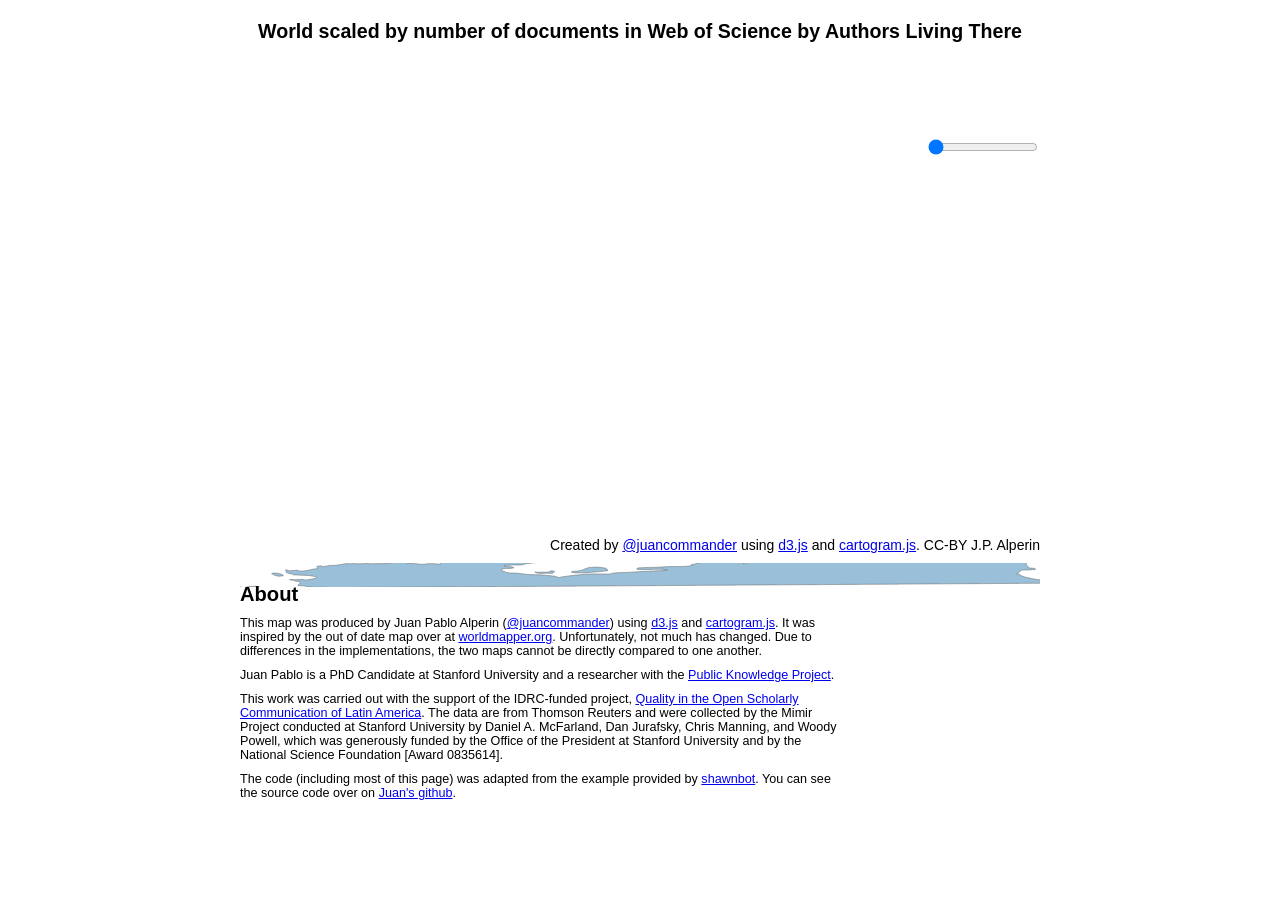
<file: TestCartoMid/d3-cartogram-master/index.html>
<!DOCTYPE html>
<html>
<head>
    <title>World scaled by number of documents in Web of Science by Authors Living There</title>
    <meta charset="utf-8">
    <meta property="og:image" content="isi_articles_cartogram.png">
    <script src="http://d3js.org/d3.v3.min.js"></script>

    
    <script src="lib/colorbrewer.js"></script>
    <script src="lib/topojson.js"></script>
    <script src="cartogram.js"></script>










        <!-- Styles CSS -->
    <style type="text/css">

        body {
            font-family: "Helvetica Neue", Helvetica, Arial, sans-serif;
            font-size: 14px;
            padding: 0;
            margin: 0;
        }

        #container {
            width: 800px;
            margin: 20px auto;
        }

        h1 {
            font-size: 140%;
            margin: 0 0 15px 0;
            text-align: center;
        }

        h2 {
            font-size: 160%;
            margin: 0 0 10px 0;
        }

        p {
            margin: 0 0 10px;
        }

        form, form > * {
            margin: 0;
        }

        #map-container {
            width: 800px;
            height: 500px;
            text-align: center;
            position: relative;
            margin: 20px 0;
        }

        #map {
            display: block;
            position: absolute;
            background: #fff;
            width: 100%;
            height: 100%;
            margin: 0;
        }

        path.country {
            stroke: #666;
            stroke-width: .5;
        }

        path.country:hover {
            stroke: #000;
        }

        form {
            font-size: 120%;
        }

        select {
            font-size: inherit;
        }

        #placeholder {
            position: absolute;
            z-index: -1;
            display: block;
            left: 0;
            top: 0;
        }

        #theyear {
            line-height: 0.4em;
            border: 1px;
            font-size: 4em;
            position: absolute;
            top: 40px;
            right: 0px;
        }

        #about {
            width: 600px;
            font-size: .9em;
        }

        #credits {
            position: absolute;
            bottom: 10px;
            right: 0px;
            font-size: 1em;
        }

    </style>
    <!-- CSS Closed-->
















</head>
<body>
<div id="container">
    <script>!function(d,s,id){var js,fjs=d.getElementsByTagName(s)[0],p=/^http:/.test(d.location)?'http':'https';if(!d.getElementById(id)){js=d.createElement(s);js.id=id;js.src=p+'://platform.twitter.com/widgets.js';fjs.parentNode.insertBefore(js,fjs);}}(document, 'script', 'twitter-wjs');</script>
    <h1>World scaled by number of documents in Web of Science by Authors Living There</h1>
    <div id="map-container">
        <img id="placeholder" alt="placeholder image for old browsers" src="isi_articles_cartogram.png">
        <svg id="map"></svg>
        <div id="theyear">
            <span></span><br />
            <input style="position:relative; width:110px" type="range" min="1990" max="2011" value="1990">
        </div>
        <div id="credits">Created by <a href="https://twitter.com/intent/follow?screen_name=juancommander">@juancommander</a> using <a href="http://d3js.org">d3.js</a> and <a href="https://github.com/shawnbot/d3-cartogram/">cartogram.js</a>. CC-BY J.P. Alperin</div>
    </div>
    <form>
        <p>
            <!--<label>Scale by <select id="field"></select></label>-->
            <!--<label>in <select id="year"></select></label>-->
            <!--<span id="status"></span>-->
        </p>
    </form>
    <div id="about">
        <h2>About</h2>
        <p>
            This map was produced by Juan Pablo Alperin (<a href="https://twitter.com/intent/follow?screen_name=juancommander">@juancommander</a>) using
            <a href="http://d3js.org">d3.js</a> and <a href="https://github.com/shawnbot/d3-cartogram/">cartogram.js</a>.
            It was inspired by the out of date map over at <a href="http://worldmapper.org/display.php?selected=205">worldmapper.org</a>.
            Unfortunately, not much has changed. Due to differences in the implementations, the two maps cannot be directly
            compared to one another.
        </p>
        <p>
            Juan Pablo is a PhD Candidate at Stanford University and a researcher with the <a href="http://pkp.sfu.ca">Public Knowledge Project</a>.
        </p>
        <p>
            This work was carried out with the support of the IDRC-funded project,
            <a href="http://flacso.org.br/oa/calidad-en-la-comunicacion-cientifica-abierta-de-america-latina/?lang=en">Quality in the Open Scholarly Communication of Latin America</a>.
            The data are from Thomson Reuters and were collected by the Mimir Project conducted at Stanford University by Daniel A. McFarland, Dan Jurafsky, Chris Manning, and Woody Powell,
            which was generously funded by the Office of the President at Stanford University and by the National Science Foundation [Award 0835614]. </p>
        <p>
            The code (including most of this page) was adapted from the example provided by
            <a href="https://github.com/shawnbot/d3-cartogram/">shawnbot</a>.
            You can see the source code over on <a href="https://github.com/jalperin/d3-cartogram">Juan's github</a>.
        </p>
</div>














    <!-- Javascript -->
<script>

// hide the form if the browser doesn't do SVG,
// (then just let everything else fail)
if (!document.createElementNS) {
    document.getElementsByTagName("form")[0].style.display = "none";
}

// field definitions from:
// <http://www.census.gov/popest/data/national/totals/2011/files/NST-EST2011-alldata.pdf>
var percent = (function() {
            var fmt = d3.format(".2f");
            return function(n) { return fmt(n) + "%"; };
        })(),
        years = [1990,1991,1992,1993,1994,1995,1996,1997,1998,1999,2000,2001,2002,2003,2004,2005,2006,2007,2008,2009,2010,2011],
        fields = [
//            {name: "(no scale)", id: "none"},
            {name: "Number of Articles in ISI", id: "num_articles", key: "num_articles%d", years: years}
//            {name: "Population", id: "num_articles2001", key: "num_articles2001", format: "+,"},
//            {name: "% FB users", id: "p_fb_users", key: "p_fb_users", format: percent},
            // {name: "% of Articles", id: "p_int_users", key: "p_int_users", format: percent},
//            {name: "% Internet users", id: "p_int_users", key: "p_int_users", format: percent},
//            {name: "% FB users of Internet Users", id: "p_fb_users_of_int_users", key: "p_fb_users_of_int_users", format: percent}
        ],
        fieldsById = d3.nest()
                .key(function(d) { return d.id; })
                .rollup(function(d) { return d[0]; })
                .map(fields),
        field = fields[0],
        year = years[0],
        colors = colorbrewer.RdYlBu[3]
                .reverse()
                .map(function(rgb) { return d3.hsl(rgb); });

var body = d3.select("body"),
        stat = d3.select("#status");

//var fieldSelect = d3.select("#field")
//        .on("change", function(e) {
//            field = fields[this.selectedIndex];
//            location.hash = "#" + [field.id, year].join("/");
//        });
//
//fieldSelect.selectAll("option")
//        .data(fields)
//        .enter()
//        .append("option")
//        .attr("value", function(d) { return d.id; })
//        .text(function(d) { return d.name; });

//var yearSelect = d3.select("#year")
//        .on("change", function(e) {
//            year = years[this.selectedIndex];
//            location.hash = "#" + [field.id, year].join("/");
//        });
//
//yearSelect.selectAll("option")
//        .data(years)
//        .enter()
//        .append("option")
//        .attr("value", function(y) { return y; })
//        .text(function(y) { return y; })

d3.select("input[type=range]").on("change", function() { year = this.value; update(); });
d3.select("input[type=range]").on("click", function() { clearInterval(intervalId); });

var intervalId = setInterval(function(){
    if (year < d3.max(years)) {
        year = year + 1;
        update()
    } else {
        setInterval(intervalId);
    }
},2000);

var map = d3.select("#map"),
        zoom = d3.behavior.zoom()
                .translate([-38, 32])
                .scale(.94)
                .scaleExtent([0.5, 10.0])
                .on("zoom", updateZoom),
        layer = map.append("g")
                .attr("id", "layer"),
        countries = layer.append("g")
                .attr("id", "countries")
                .selectAll("path");

// map.call(zoom);
updateZoom();

function updateZoom() {
    var scale = zoom.scale();
    layer.attr("transform",
            "translate(" + zoom.translate() + ") " +
                    "scale(" + [scale, scale] + ")");
}

var proj = d3.geo.equirectangular(),
        topology,
        geometries,
        rawData,
        dataById = {},
        carto = d3.cartogram()
                .projection(proj)
                .properties(function(d) {
                    if (d.id in dataById) {
                        return dataById[d.id];
                    } else {
                        var tmp = d3.keys(dataById[d3.keys(dataById)[0]]);
                        var ret = {"numcode": d.id};
                        tmp.forEach(function(i){ret[i] = 0});
                        return ret;
                    }
                })
                .value(function(d) {
                    return +d.properties[field];
                });

//window.onhashchange = function() {
//    parseHash();
//};

var segmentized = location.search === "?segmentized",
        url = ["data",
            segmentized ? "world-segmentized.topojson" : "world-110m.json"
        ].join("/");
d3.json(url, function(topo) {
    topology = topo;
    geometries = topology.objects.countries.geometries;
    d3.csv("data/isi_article_counts.csv", function(data) {
        rawData = data;
        dataById = d3.nest()
                .key(function(d) { return d.numcode; })
                .rollup(function(d) { return d[0]; })
                .map(data);
        init();
    });
});

function init() {
    var features = carto.features(topology, geometries),
            path = d3.geo.path()
                    .projection(proj);

    countries = countries.data(features)
            .enter()
            .append("path")
            .attr("class", "country")
            .attr("id", function(d) {
                return d.id;
            })
            .attr("name", function(d) {
                return d.properties.country;
            })
            .attr("fill", "#fafafa")
            .attr("d", path);

    countries.append("title");

//    parseHash();
}

function reset() {
    stat.text("");
//    body.classed("updating", false);

    var features = carto.features(topology, geometries),
            path = d3.geo.path()
                    .projection(proj);

    countries.data(features)
            .transition()
            .duration(750)
            .ease("linear")
            .attr("fill", "#fafafa")
            .attr("d", path);

    countries.select("title")
            .text(function(d) {
                return d.id;
            });
}

function update() {
    var start = Date.now();
//    body.classed("updating", true);

    var key = field.key.replace("%d", year),
            fmt = (typeof field.format === "function")
                    ? field.format
                    : d3.format(field.format || ","),
            value = function(d) {
                return +d.properties[key];
            },
            values = countries.data()
                    .map(value)
                    .filter(function(n) {
                        return !isNaN(n);
                    })
                    .sort(d3.ascending),
            lo = values[0],
            hi = values[values.length - 1];

    var color = d3.scale.linear()
            .range(colors)
            .domain(lo < 0
                    ? [lo, 0, hi]
                    : [lo, d3.mean(values), hi]);

    // normalize the scale to positive numbers
    var scale = d3.scale.linear()
            .domain([lo, hi])
            .range([1, 1000]);

    // tell the cartogram to use the scaled values
    carto.value(function(d) {
        return scale(value(d));
    });

    // generate the new features, pre-projected
    var features = carto(topology, geometries).features;

    // update the data
    countries.data(features)
            .select("title")
            .text(function(d) {
                return [d.properties.country, fmt(value(d))].join(": ");
            });

    countries.transition()
            .duration(750)
            .ease("linear")
            .attr("fill", function(d) {
                return color(value(d));
            })
            .attr("d", carto.path);

//    var delta = (Date.now() - start) / 1000;
//    stat.text(["calculated in", delta.toFixed(1), "seconds"].join(" "));
//    body.classed("updating", false);

    d3.select("input[type=range]")[0][0].value=year;
    d3.select("#theyear > span")[0][0].innerHTML=year;
}

var deferredUpdate = (function() {
    var timeout;
    return function() {
        var args = arguments;
        clearTimeout(timeout);
        stat.text("calculating...");
        return timeout = setTimeout(function() {
            update.apply(null, arguments);
        }, 10);
    };
})();

//var hashish = d3.selectAll("a.hashish")
//        .datum(function() {
//            return this.href;
//        });
//
//function parseHash() {
//    var parts = location.hash.substr(1).split("/"),
//            desiredFieldId = parts[0],
//            desiredYear = +parts[1];
//
//    field = fieldsById[desiredFieldId] || fields[0];
//    year = (years.indexOf(desiredYear) > -1) ? desiredYear : years[0];
//
//    fieldSelect.property("selectedIndex", fields.indexOf(field));
//
//    if (field.id === "none") {
//
//        yearSelect.attr("disabled", "disabled");
//        reset();
//
//    } else {
//
//        if (field.years) {
//            if (field.years.indexOf(year) === -1) {
//                year = field.years[0];
//            }
//            yearSelect.selectAll("option")
//                    .attr("disabled", function(y) {
//                        return (field.years.indexOf(y) === -1) ? "disabled" : null;
//                    });
//        } else {
//            yearSelect.selectAll("option")
//                    .attr("disabled", null);
//        }
//
//        yearSelect
//                .property("selectedIndex", years.indexOf(year))
//                .attr("disabled", null);
//
//        deferredUpdate();
//        location.replace("#" + [field.id, year].join("/"));
//
//        hashish.attr("href", function(href) {
//            return href + location.hash;
//        });
//    }
//}

</script>
</body>
</html>
</file>
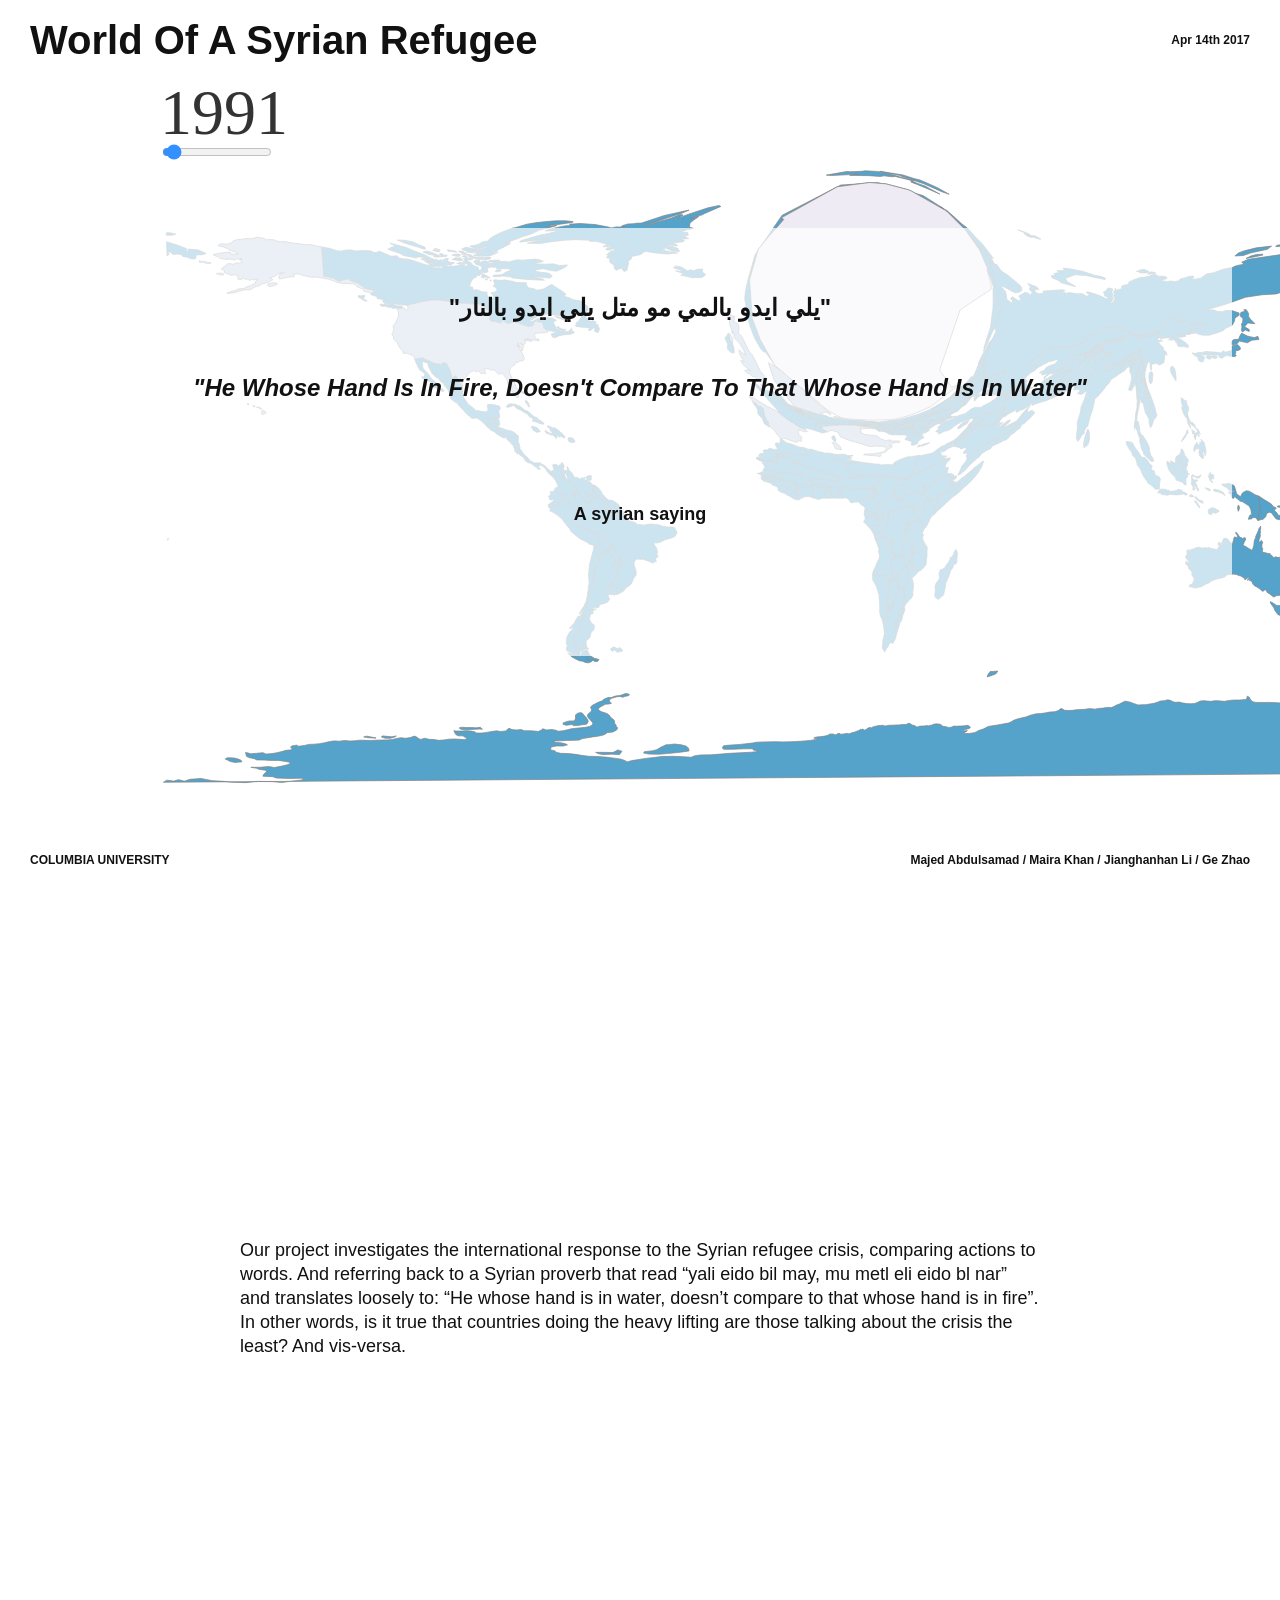
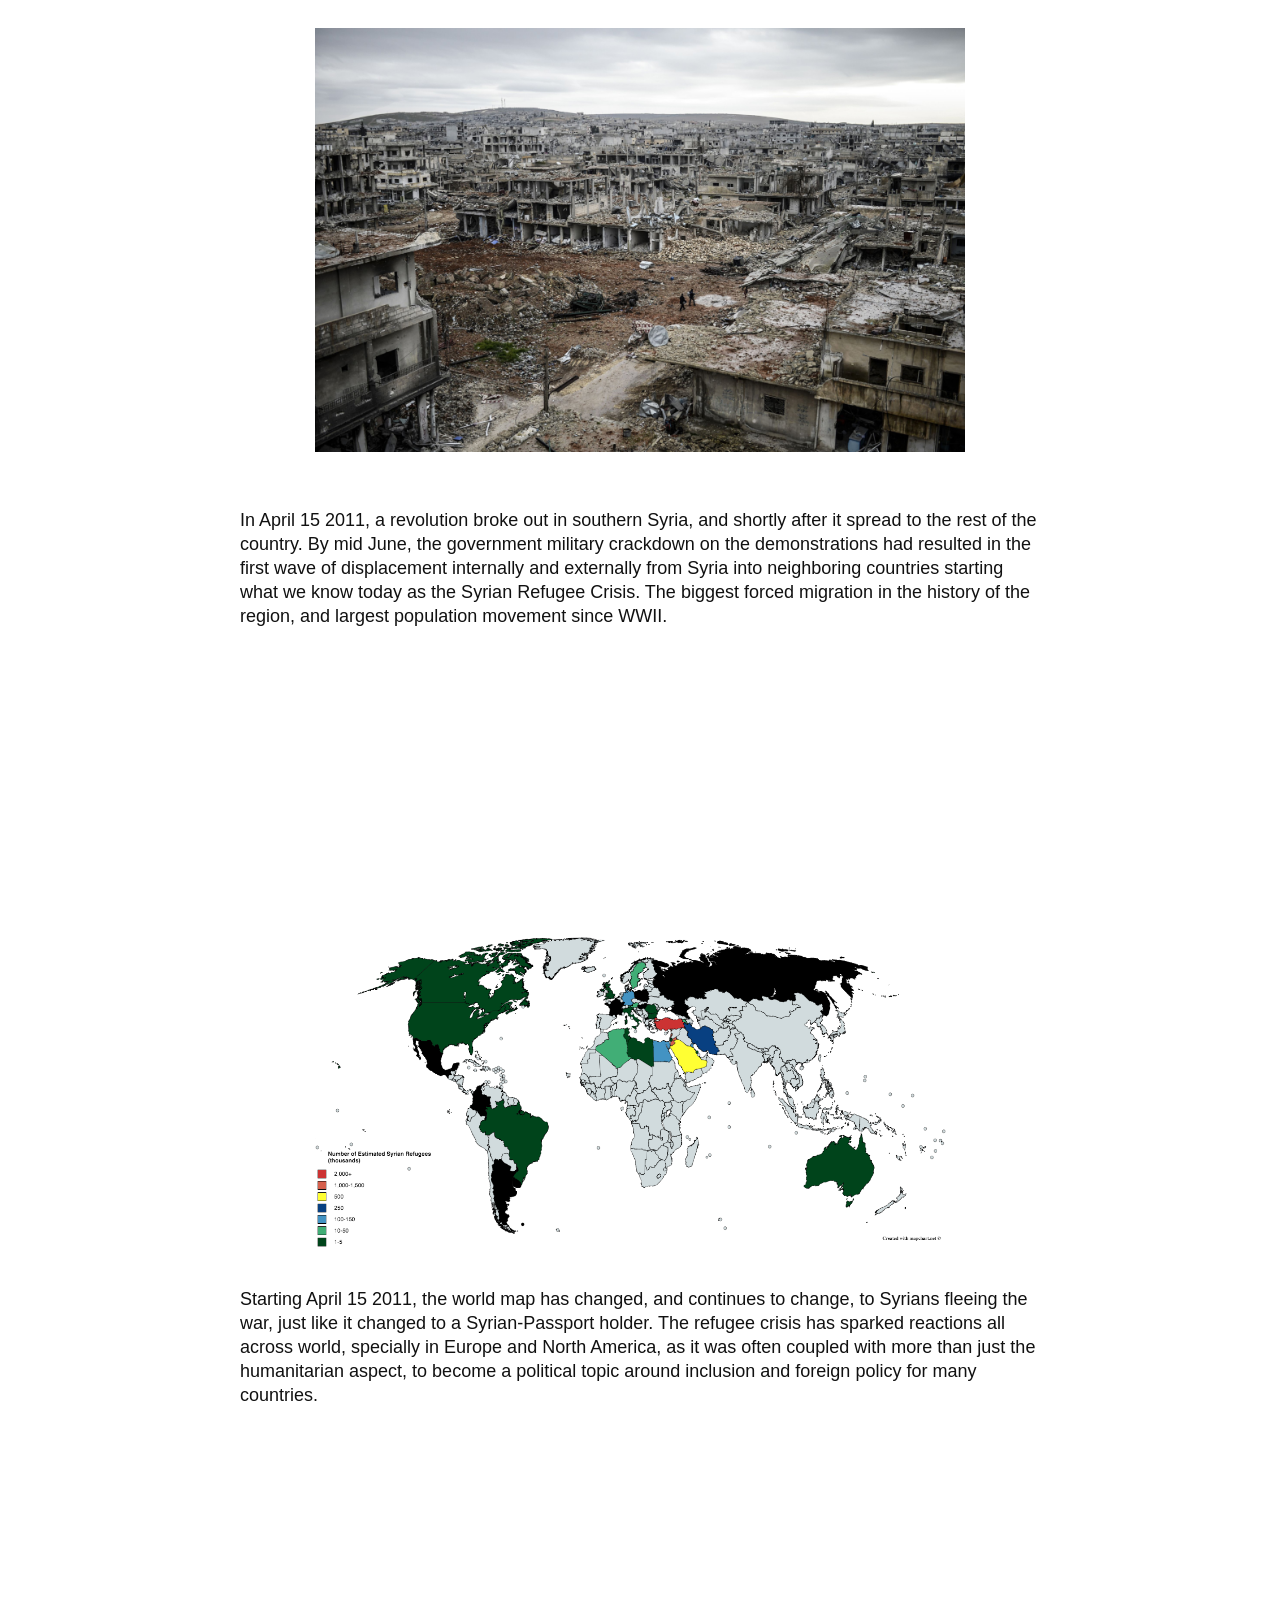
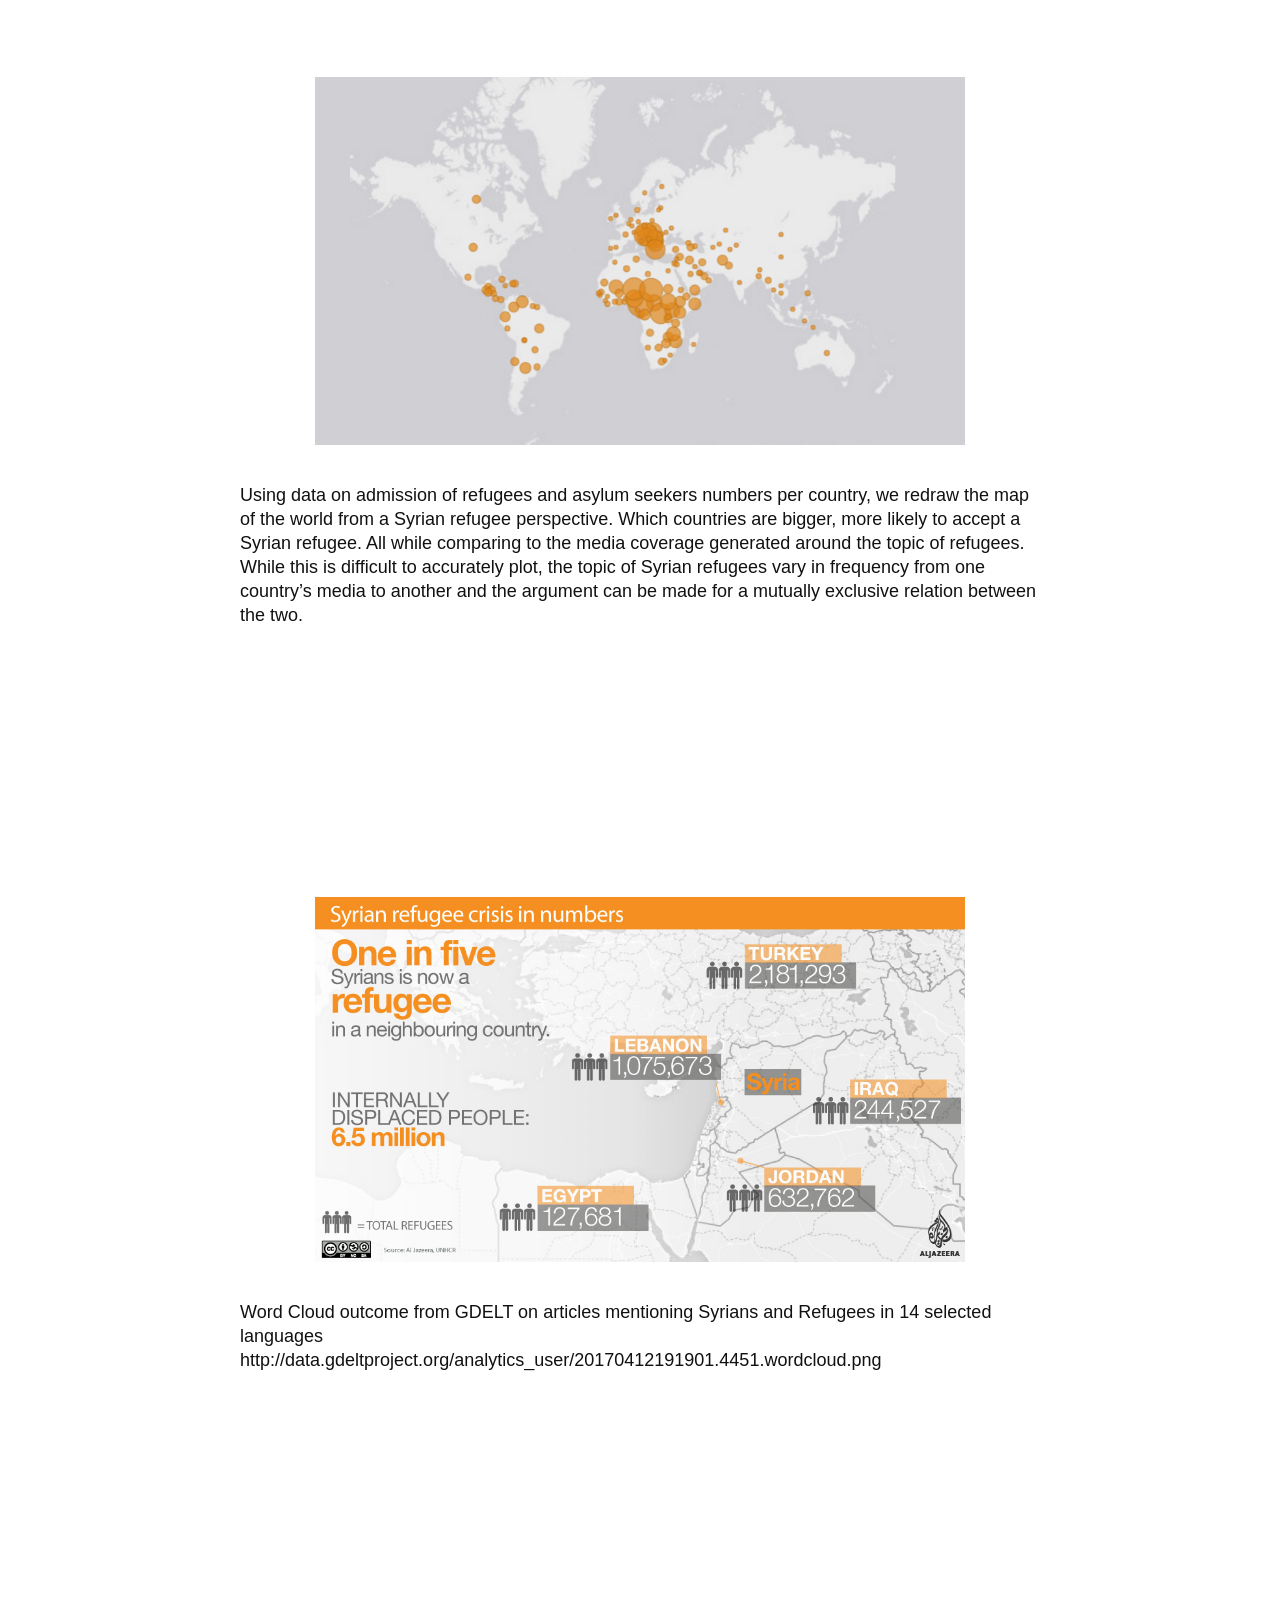
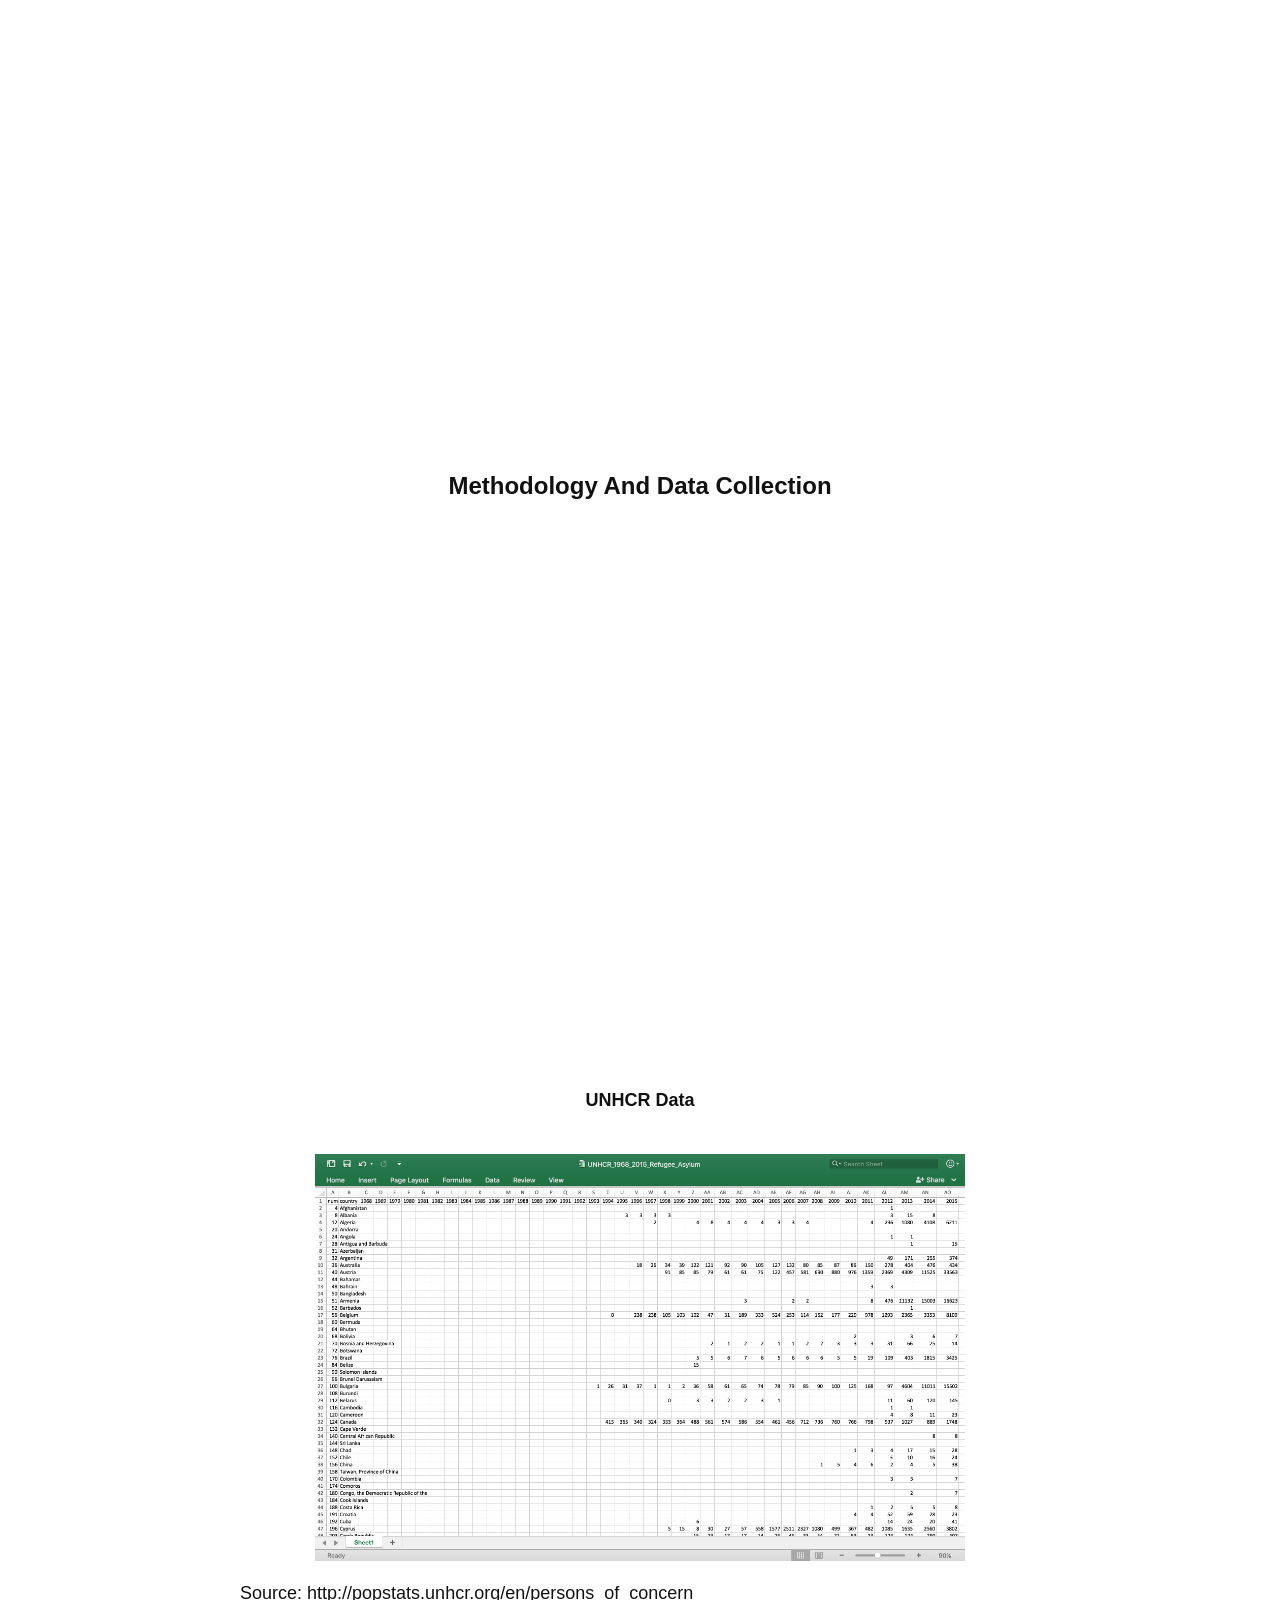
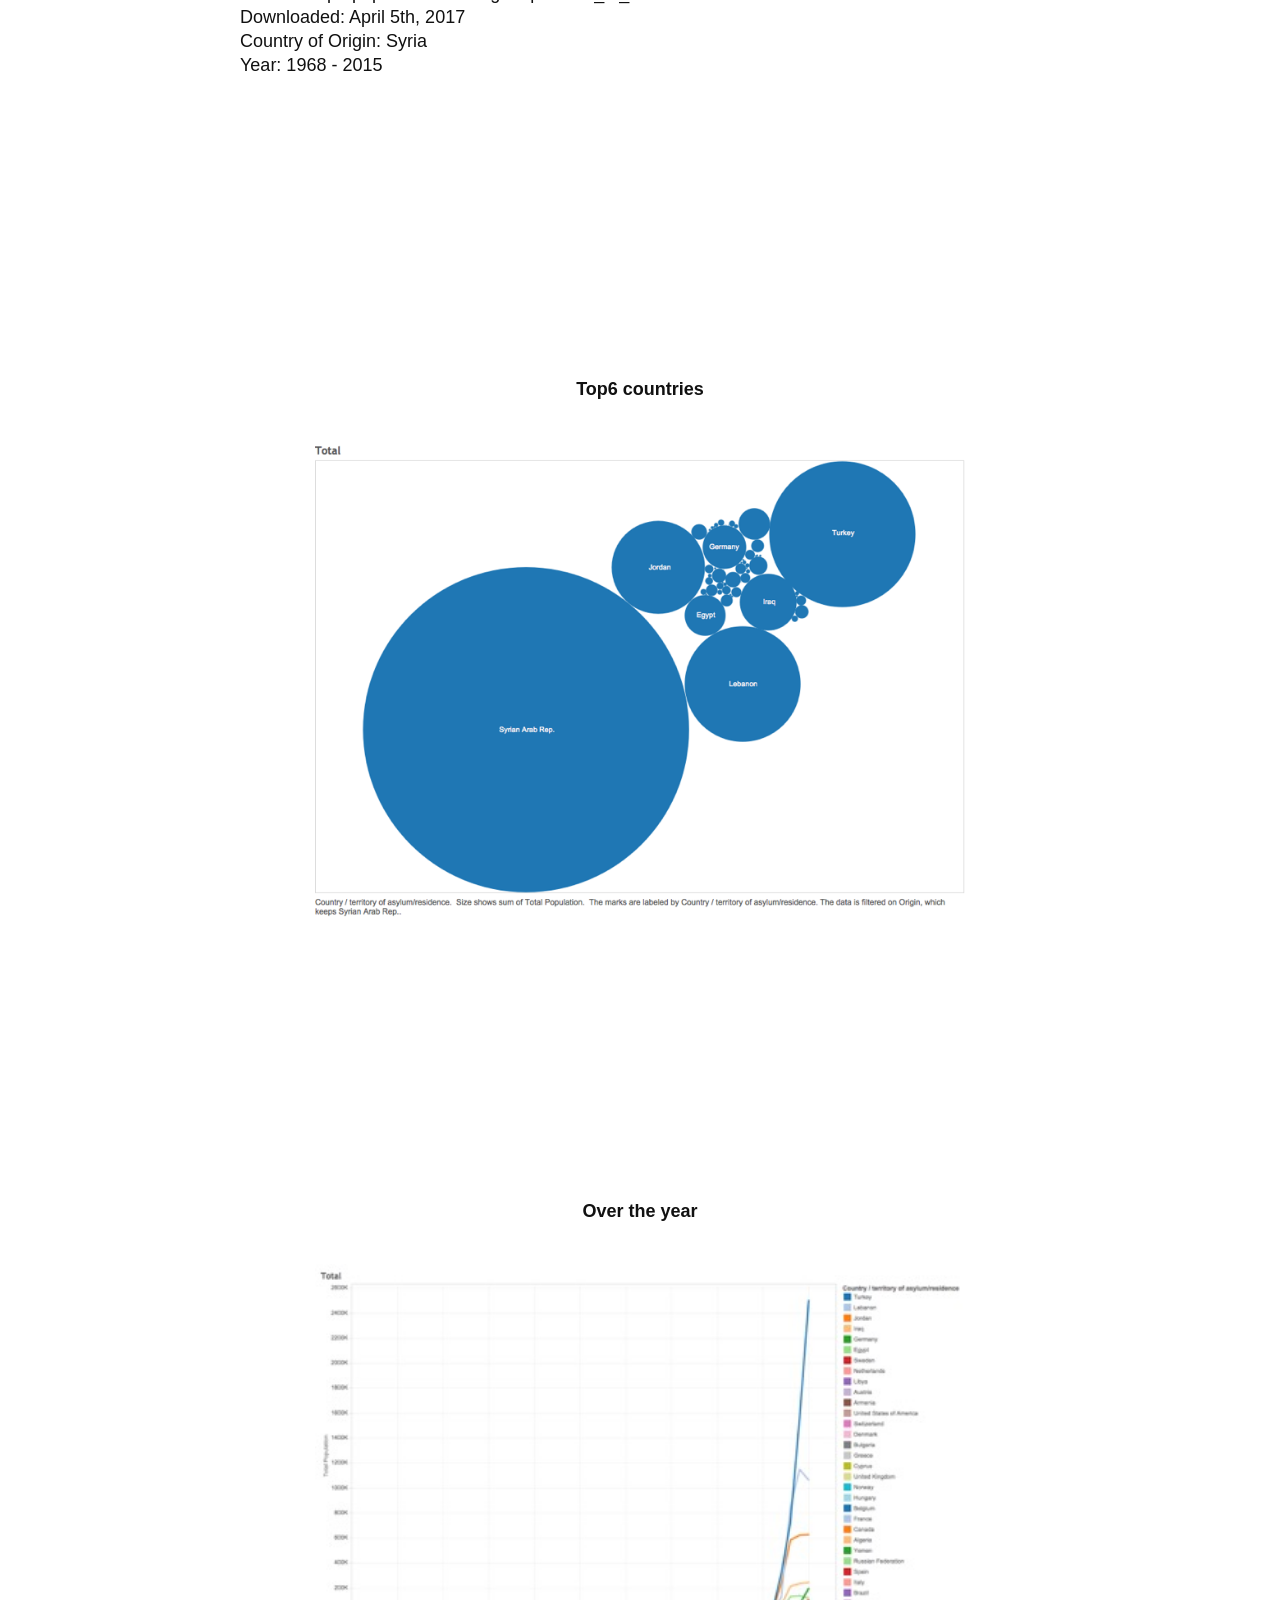
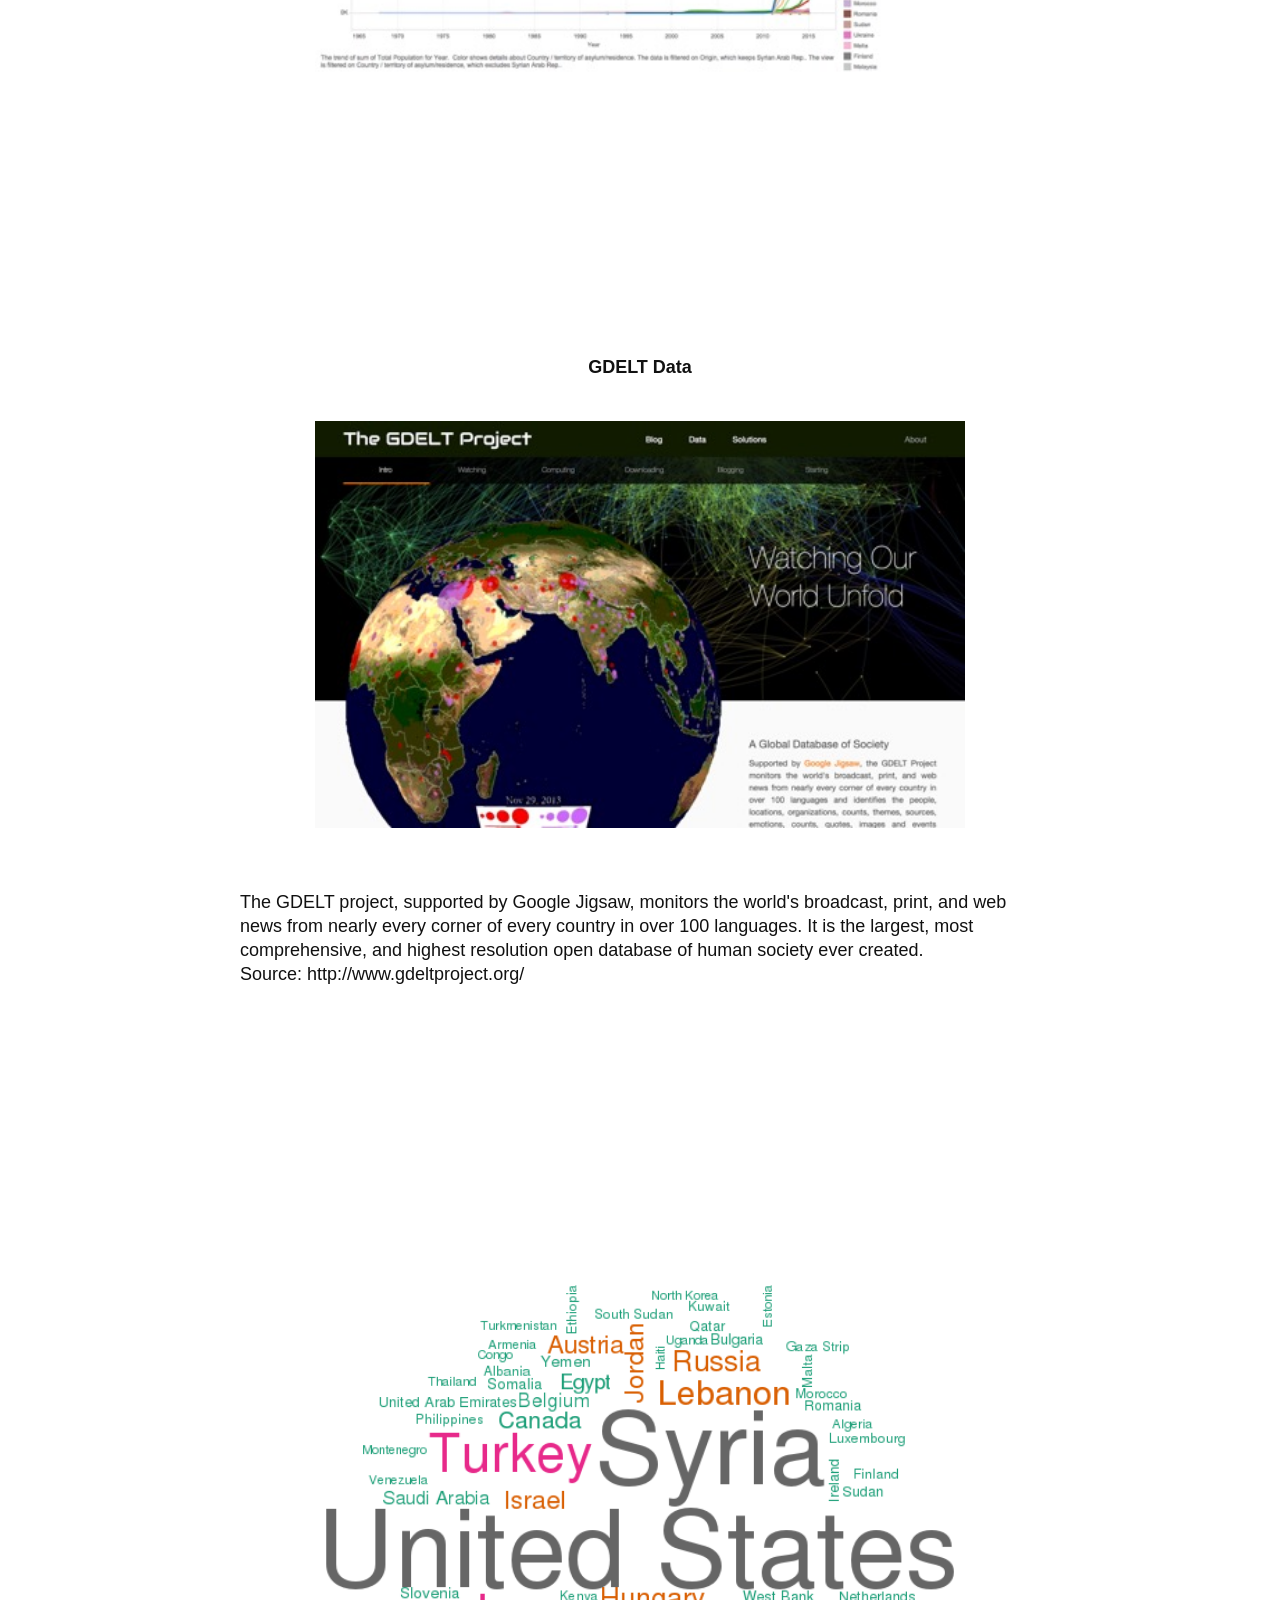
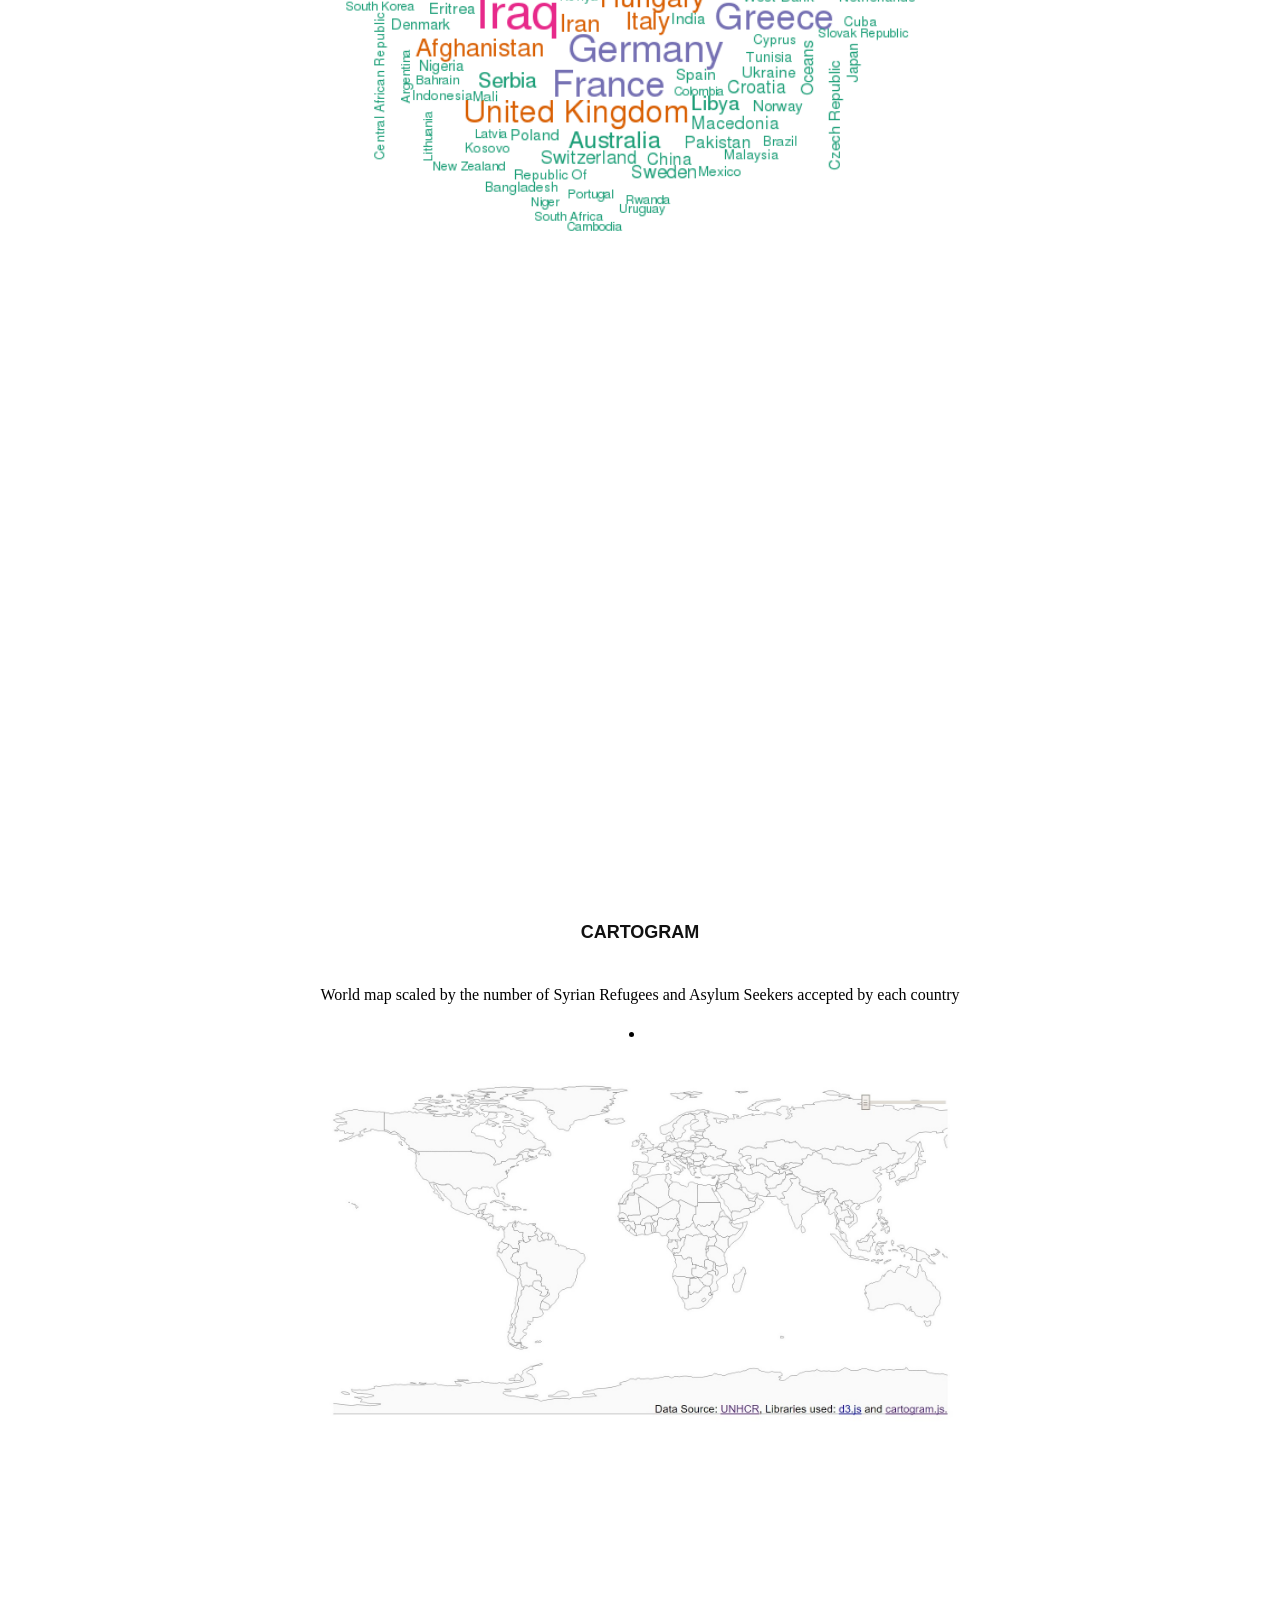
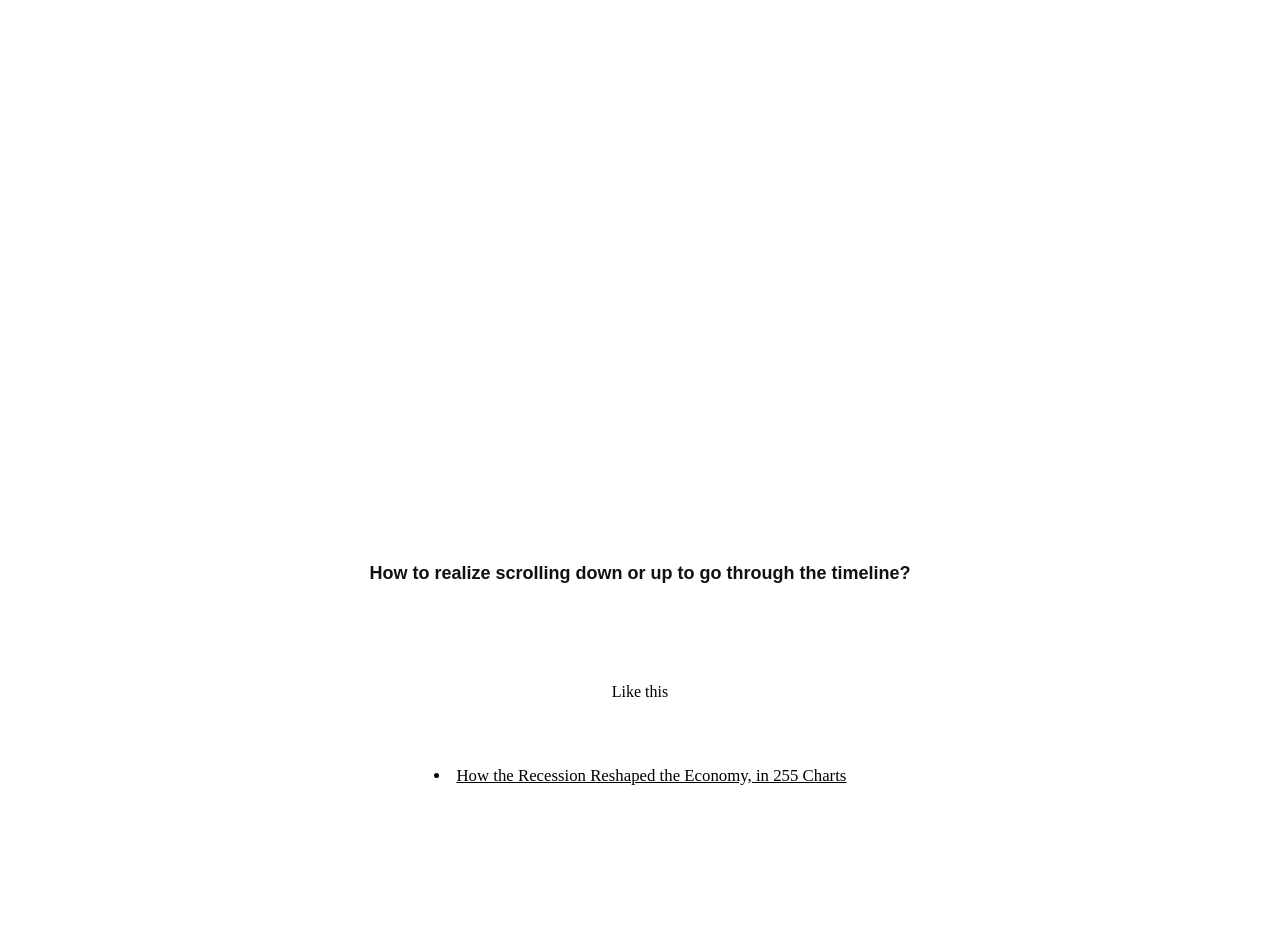
<file: TestCartoMid/TestCarto/index.html>
<!DOCTYPE html>
<html>

    <meta charset="utf-8">
    <meta property="og:image" content="isi_articles_cartogram.png">
    <script src="lib/d3.v3.min.js"></script>
    <script src="lib/colorbrewer.js"></script>
    <script src="lib/topojson.js"></script>
    <script src="cartogram.js"></script>
    <style type="text/css">











  <!-- Styles CSS -->
<style>
    body {
            font-family: "Helvetica Neue", Helvetica, Arial, sans-serif;
            font-size: 14px;
            padding: 0;
            margin: 0;
        }

    #content {
        padding: 50px;
        margin: 40px;
        background-color: rgba(255, 255, 255, .7);
        text-align: center;
    }
    #content p {
        font-family: Helvetica, sans-serif;
        max-width: 800px;
        margin-top: 20px;
        margin-right: auto;
        margin-left: auto;
        text-align: left;



        font-size: 18px;
        line-height: 24px;
        color: #111;
    }


    nav {
        position: fixed;
        width:100%;
        height:50px;
        background-color:rgb(0,0,0,.5);
        z-index:99;
        text-align:center;
    }

    nav a {
        text-decoration:none;
        color:#fff;
        margin-left:30px;
        line-height:50px;
    }










    h1 {
        text-transform: capitalize;
        text-align: center;
        font-family: sans-serif;
        font-size: 40px;
        padding: 0px;
        margin: -10px;

        line-height: 80px;


        top: 10px;
        left:40px;
        
        color: #111;



        position: fixed;
    }

    h2 {
        text-transform: capitalize;
        text-align: center;
        font-family: sans-serif;
        font-size: 12px;
        padding: 0px;
        margin: -10px;

        line-height: 80px;


        top: 10px;
        right:40px;
        
        color: #111;



        position: fixed;
    }




    h3 {
        font-family: Helvetica, sans-serif;
        text-transform: capitalize;
        text-align: center;
        font-family: sans-serif;
        font-size: 12px;
        padding: 0px;
        margin: -10px;

        line-height: 80px;


        bottom: 10px;
        left:40px;
        
        color: #111;



        position: fixed;
    }


    h4 {
        font-family: Helvetica, sans-serif;
        text-transform: capitalize;
        text-align: center;
        font-family: sans-serif;
        font-size: 12px;
        padding: 0px;
        margin: -10px;

        line-height: 80px;


        bottom: 10px;
        right:40px;
        
        color: #111;



        position: fixed;
    }


    h5 {
        font-family: Helvetica, sans-serif;
        text-transform: capitalize;
        text-align: center;
        font-family: sans-serif;
        font-size: 24px;
        padding: 0px;
        margin: -10px;

        line-height: 80px;

        top: 100px;





        
        color: #111;


    }


    h6 {
        font-family: Helvetica, sans-serif;
     
        max-width: 800px;
        margin-top: 12px;
        margin-right: auto;
        margin-left: auto;



        font-size: 18px;
        line-height: 24px;
        color: #111;
    }




    #bigYellowCircle {

        background-position: center center;
        position: fixed;

        top: 100px;
        left:160px;
        width: 120vw;
        height: 120vw;
        z-index: -1;
        opacity: 0.8;
    }
    #blueSquare {
        background-image: url("https://www.kirupa.com/images/blue_square.svg");
        background-repeat: no-repeat;
        background-position: 50% bottom;
        background-size: 10%;
        position: fixed;
        top: 0;
        width: 100vw;
        height: 100vw;
        z-index: -2;
        opacity: .75;
    }
    #greenPentagon {
        background-image: url("https://www.kirupa.com/images/green_pentagon.svg");
        background-repeat: no-repeat;
        background-position: 50% top;
        background-size: 50%;
        position: fixed;
        top: 0;
        width: 100vw;
        height: 100vw;
        z-index: -3;
        opacity: .75;
    }













        #container {
            width: 800px;
            margin: 20px auto;
        }





        form, form > * {
            margin: 0;
        }

        #map-container {
            width: 1600px;
            height: 1000px;
            text-align: center;
            position: relative;
            margin: 20px 0;

            left: 300;
            top: 300;
        }

        #map {
            display: block;
            position: absolute;
            background: #fff;
            width: 120%;
            height: 120%;
            margin: 0;

            left: 300;
            top: 300;
        }

        path.country {
            stroke: #666;
            stroke-width: .5;
        }

        path.country:hover {
            stroke: #000;
        }

        form {
            font-size: 120%;
        }

        select {
            font-size: inherit;
        }

        #placeholder {
            position: absolute;
            z-index: -1;
            display: block;
            left: 0;
            top: 300;
        }

        #theyear {
            line-height: 0.4em;
            border: 1px;
            font-size: 4em;

            position: absolute;

        }

        #about {
            width: 600px;
            font-size: .9em;
        }

        #credits {
            position: absolute;
            bottom: 10px;
            right: 0px;
            font-size: 1em;
        }







div.bio{
    font-family: Helvetica, sans-serif;
    max-width: 800px;
    margin-top: 20px;
    margin-right: auto;
    margin-left: auto;
}

img.bioImage{
    width: 60%;
    margin: auto;
    display: block;
}


img.bioImage_2{
    width: 60%;
    margin: auto;
    display: block;
}

p.bioText{
    font-family: Helvetica, sans-serif;
    font-weight: 300;
    font-size: 2em;
    line-height: 130%;
}

p.bioText > a{
    color: #000000;
}

p.bioText > a:hover{
    background-color: #33FF66; 
}

div.linkList{
    max-width: 800px;
    margin-top: 20px;
    margin-right: auto;
    margin-left: auto;
}

li.assignmentLink{
    font-weight: 300;
    font-size: 1.05em;
    line-height: 130%;
}

li.assignmentLink > a{
    color: #000000;
}

li.assignmentLink > a:hover{
    background-color: #FF33FF; 
}




</style>




<body>

<head>
    <title>World scaled by the number of refugees taken by each country</title> 


<h1><center><strong>World of a Syrian Refugee</strong></center></h1>



<h2><center>Apr 14th 2017</center></h2>

<h3><center>COLUMBIA UNIVERSITY</center></h3>



<h4><center> Majed Abdulsamad / Maira Khan / Jianghanhan Li / Ge Zhao</center></h4>

















<br>
<br>
<br>
<br>
<br><br>
<br>
<br>
<br>
<br>

<div id="content">


  </head>
  <h5> "يلي ايدو بالمي مو متل يلي ايدو بالنار"
  <br>
  <i> "He whose hand is in fire, doesn't compare to that whose hand is in water" </i> </h5>
  <br>
<br>
<br>
<br>
  <h6> A syrian saying </h6> 
  <br></p>
</div>


<br>
<br>
<br>
<br>
<br>
<br>
<br>
<br>
<br>
<br>
<br>
<br>
<br>
<br>
<br>
<br>
<br>
<br>
<br>
<br>
<br>
<br>
<br>
<br>

     
<div id="content">     
<p>Our project investigates the international response to the Syrian refugee crisis, comparing actions to words. And referring back to a Syrian proverb that read “yali eido bil may, mu metl eli eido bl nar” and translates loosely to: “He whose hand is in water, doesn’t compare to that whose hand is in fire”. In other words, is it true that countries doing the heavy lifting are those talking about the crisis the least? And vis-versa. </p>
    

</div>
    <br>
    <br>
    <br>
    <br>
<div id="content">   
    <img class="bioImage"; src="../img/Damascusruins.jpg"> 
    <br>
    <br>
    <p>In April 15 2011, a revolution broke out in southern Syria, and shortly after it spread to the rest of the country. By mid June, the government military crackdown on the demonstrations had resulted in the first wave of displacement internally and externally from Syria into neighboring countries starting what we know today as the Syrian Refugee Crisis. The biggest forced migration in the history of the region, and largest population movement since WWII. </p>
</div>
    <br>
    <br>
    <br>
    <br>
<div id="content">      
    <br>

     <img class="bioImage"; src="../img/SyrianRefugees.PNG">  
    <br>
    <p>Starting April 15 2011, the world map has changed, and continues to change, to Syrians fleeing the war, just like it changed to a Syrian-Passport holder. The refugee crisis has sparked reactions all across world, specially in Europe and North America, as it was often coupled with more than just the humanitarian aspect, to become a political topic around inclusion and foreign policy for many countries. </p>
 </div>
    <br>
    <br>
    <br>
    <br>
<div id="content">    

     <img class="bioImage", src="../img/UNHCR map.PNG">
    <br>
    <p>Using data on admission of refugees and asylum seekers numbers per country, we redraw the map of the world from a Syrian refugee perspective. Which countries are bigger, more likely to accept a Syrian refugee. All while comparing to the media coverage generated around the topic of refugees. While this is difficult to accurately plot, the topic of Syrian refugees vary in frequency from one country’s media to another and the argument can be made for a mutually exclusive relation between the two.  </p>
 </div>
    <br>
    <br>
    <br>
    <br>
<div id="content">    

      <img class="bioImage", src="../img/SyrianRefugees2.JPG">
    <br>
    <p>Word Cloud outcome from GDELT on articles mentioning Syrians and Refugees in 14 selected languages<br>
    http://data.gdeltproject.org/analytics_user/20170412191901.4451.wordcloud.png</p>
    <br>

</div>






<br>
<br>
<br>
<br>
<br>
<br>
<br>
<br>
<br>
<br>
<br>
<br>
<br>
<br>
<br>
<br>
<br>
<br>
<br>
<br>
<br>
<br>
<br>
<br>
<br>
<br>

<div id="content">


  </head>
  <h5> Methodology and Data collection </h5>
  <br>
<br>
<br>
<br>
  
  <br></p>
</div>


<br>
<br>
<br>
<br>
<br>
<br>
<br>
<br>
    <br>
    <br>
    <br>



</div>
    <br>
    <br>
    <br>
    <br>
<div id="content">   
<h6> UNHCR Data </h6> 
    <img class="bioImage"; src="../img/00.jpg"> 
    <p>Source: http://popstats.unhcr.org/en/persons_of_concern
    <br>
    Downloaded: April 5th, 2017
    <br>
    Country of Origin: Syria
    <br>
    Year: 1968 - 2015</p>

</div>
    <br>
    <br>
    <br>
    <br>
<div id="content">      
    <br>
    <h6>Top6 countries </h6>

     <img class="bioImage"; src="../img/01.jpg">  
    <br>
    
 </div>
    <br>
    <br>
    <br>
    <br>
<div id="content"> 
<h6>Over the year  </h6>   


     <img class="bioImage", src="../img/02.jpg">
    <br>
    
 </div>
    <br>
    <br>
    <br>
    <br>
<div id="content">   

 <h6>GDELT Data </h6>

      <img class="bioImage", src="../img/03.jpg">
    <br>
    <p>
    <br>
    The GDELT project, supported by Google Jigsaw, monitors the world's broadcast, print, and web news from nearly every corner of every country in over 100 languages. It is the largest, most comprehensive, and highest resolution open database of human society ever created.
    <br>

    Source: http://www.gdeltproject.org/</p>
    <br>

</div>
   <br>
    <br>
    <br>
    <br>
<div id="content">    

     <img class="bioImage", src="../img/GDELT2.png">
    <br>
 </div>
<br>
<br>
<br>
<br>
<br>
<br>
<br>
<br>
<br>
<br>
<br>
<br>
<br>
<br>
<br>
<br>
<br>
<br>
<br>
<br>
<br>
<br>
<br>
<br>
<br>
<br>

<div id="content">


  </head>

  <h6><strong>CARTOGRAM</strong></h6>
  <p><center>World map scaled by the number of Syrian Refugees and Asylum Seekers accepted by each country</center></p> 
  <p><li class="assignmentLink"><a href="https://mairakhan.github.io/Week-3/TestCarto/index.html"><img class="bioImage", src="../img/Maira.jpg"></a></li></p>
  
</div>

<br>
<br>
<br>
<br>
<br>
<br>
<br>
<br>
<br>
<br>
<br>
<br>
<br>
<br>
<br>
<br>
<br>
<br>
<br>
<br>
<br>
<br>
<br>
<br>
<br>
<br>

<div id="content">
<br>
<br>
   <h6><center>How to realize scrolling down or up to go through the timeline?</center></h6>



<br>
<br>




  <p><center>Like this</center><p/>

<br>
<p><li class="assignmentLink"><a href="https://www.nytimes.com/interactive/2014/06/05/upshot/how-the-recession-reshaped-the-economy-in-255-charts.html">How the Recession Reshaped the Economy, in 255 Charts</a></li></p>
  <br>
  <br>
  <br>




</div>






















<script>


<script>

<div id="bigYellowCircle">
    <script>!function(d,s,id){var js,fjs=d.getElementsByTagName(s)[0],p=/^http:/.test(d.location)?'http':'https';if(!d.getElementById(id)){js=d.createElement(s);js.id=id;js.src=p+'://platform.twitter.com/widgets.js';fjs.parentNode.insertBefore(js,fjs);}}(document, 'script', 'twitter-wjs');</script>

    <div id="bigYellowCircle">
<!--<
        <img id="placeholder" alt="placeholder image for old browsers" src="isi_articles_cartogram.png">
>-->
        <svg id="map"></svg>
        <div id="theyear">
            <span></span><br />
            <input style="position:relative; width:110px" type="range" min="1990" max="2015" value="1990">


        </div>
        <div id="bigYellowCircle ">
    Data Source: <a href="http://www.unhcr.org/en-us">UNHCR</a>,    Libraries used: <a href="http://d3js.org">d3.js</a> and <a href="https://github.com/shawnbot/d3-cartogram/">cartogram.js.</a>  
        <!--<CC-BY J.P. Alperin</div>>-->
    </div>
    <form>
        <p>
            <!--<label>Scale by <select id="field"></select></label>-->
            <!--<label>in <select id="year"></select></label>-->
            <!--<span id="status"></span>-->
<!--<
        </p>
    </form>
    <div id="about">
        <h2>About</h2>
        <p>
            This map was produced by Juan Pablo Alperin (<a href="https://twitter.com/intent/follow?screen_name=juancommander">@juancommander</a>) using
            <a href="http://d3js.org">d3.js</a> and <a href="https://github.com/shawnbot/d3-cartogram/">cartogram.js</a>.
            It was inspired by the out of date map over at <a href="http://worldmapper.org/display.php?selected=205">worldmapper.org</a>.
            Unfortunately, not much has changed. Due to differences in the implementations, the two maps cannot be directly
            compared to one another.
        </p>
        <p>
            Juan Pablo is a PhD Candidate at Stanford University and a researcher with the <a href="http://pkp.sfu.ca">Public Knowledge Project</a>.
        </p>
        <p>
            This work was carried out with the support of the IDRC-funded project,
            <a href="http://flacso.org.br/oa/calidad-en-la-comunicacion-cientifica-abierta-de-america-latina/?lang=en">Quality in the Open Scholarly Communication of Latin America</a>.
            The data are from Thomson Reuters and were collected by the Mimir Project conducted at Stanford University by Daniel A. McFarland, Dan Jurafsky, Chris Manning, and Woody Powell,
            which was generously funded by the Office of the President at Stanford University and by the National Science Foundation [Award 0835614]. </p>
        <p>
            The code (including most of this page) was adapted from the example provided by
            <a href="https://github.com/shawnbot/d3-cartogram/">shawnbot</a>.
            You can see the source code over on <a href="https://github.com/jalperin/d3-cartogram">Juan's github</a>.
        </p>
</div>
>-->


<script>
// hide the form if the browser doesn't do SVG,
// (then just let everything else fail)
if (!document.createElementNS) {
    document.getElementsByTagName("form")[0].style.display = "none";
}

// field definitions from:
// <http://www.census.gov/popest/data/national/totals/2011/files/NST-EST2011-alldata.pdf>



var percent = (function(yPos) {
            var fmt = d3.format(".2f");
            return function(n) { return fmt(n) + "%"; };
        })(),
        years = [1990,1991,1992,1993,1994,1995,1996,1997,1998,1999,2000,2001,2002,2003,2004,2005,2006,2007,2008,2009,2010,2011,2012,2013,2014,2015],
        fields = [
//            {name: "(no scale)", id: "none"},
            {name: "Number of Articles in ISI", id: "num_articles", key: "num_articles%d", years: years}
//            {name: "Population", id: "num_articles2001", key: "num_articles2001", format: "+,"},
//            {name: "% FB users", id: "p_fb_users", key: "p_fb_users", format: percent},
            // {name: "% of Articles", id: "p_int_users", key: "p_int_users", format: percent},
//            {name: "% Internet users", id: "p_int_users", key: "p_int_users", format: percent},
//            {name: "% FB users of Internet Users", id: "p_fb_users_of_int_users", key: "p_fb_users_of_int_users", format: percent}
        ],
        fieldsById = d3.nest()
                .key(function(d) { return d.id; })
                .rollup(function(d) { return d[0]; })
                .map(fields),
        field = fields[0],
        year = years[0],
        colors = colorbrewer.PuBu[3]
                .reverse()
                .map(function(rgb) { return d3.hsl(rgb); });

var body = d3.select("body"),
        stat = d3.select("#status");





//var fieldSelect = d3.select("#field")
//        .on("change", function(e) {
//            field = fields[this.selectedIndex];
//            location.hash = "#" + [field.id, year].join("/");
//        });
//
//fieldSelect.selectAll("option")
//        .data(fields)
//        .enter()
//        .append("option")
//        .attr("value", function(d) { return d.id; })
//        .text(function(d) { return d.name; });

//var yearSelect = d3.select("#year")
//        .on("change", function(e) {
//            year = years[this.selectedIndex];
//            location.hash = "#" + [field.id, year].join("/");
//        });
//
//yearSelect.selectAll("option")
//        .data(years)
//        .enter()
//        .append("option")
//        .attr("value", function(y) { return y; })
//        .text(function(y) { return y; })

d3.select("input[type=range]").on("change", function() { year = this.value; update(); });
d3.select("input[type=range]").on("click", function() { clearInterval(intervalId); });





//    <!-- Javascript -->
//<script>


//*********************Year Changing*******************//





var intervalId = setInterval(function(){
    if (year < d3.max(years)) {

        year = year + 1;
        update()
    } else {
        setInterval(intervalId);
    }
},2000);







var map = d3.select("#map"),
        zoom = d3.behavior.zoom()
                .translate([-38, 32])
                .scale(1.4)
                .scaleExtent([0.5, 10.0])
                .on("zoom", updateZoom),
        layer = map.append("g")
                .attr("id", "layer"),
        countries = layer.append("g")
                .attr("id", "countries")
                .selectAll("path");

// map.call(zoom);
updateZoom();

function updateZoom() {
    var scale = zoom.scale();
    layer.attr("transform",
            "translate(" + zoom.translate() + ") " +
                    "scale(" + [scale, scale] + ")");
}

var proj = d3.geo.equirectangular(),
        topology,
        geometries,
        rawData,
        dataById = {},
        carto = d3.cartogram()
                .projection(proj)
                .properties(function(d) {
                    if (d.id in dataById) {
                        return dataById[d.id];
                    } else {
                        var tmp = d3.keys(dataById[d3.keys(dataById)[0]]);
                        var ret = {"numcode": d.id};
                        tmp.forEach(function(i){ret[i] = 0});
                        return ret;
                    }
                })
                .value(function(d) {
                    return +d.properties[field];
                });

//window.onhashchange = function() {
//    parseHash();
//};

var segmentized = location.search === "?segmentized",
        url = ["data",
            segmentized ? "world-segmentized.topojson" : "world-110m.json"
        ].join("/");
d3.json(url, function(topo) {
    topology = topo;
    geometries = topology.objects.countries.geometries;
    d3.csv("data/refugee_data.csv", function(data) {
        rawData = data;
        dataById = d3.nest()
                .key(function(d) { return d.numcode; })
                .rollup(function(d) { return d[0]; })
                .map(data);
        init();
    });
});

function init() {
    var features = carto.features(topology, geometries),
            path = d3.geo.path()
                    .projection(proj);

    countries = countries.data(features)
            .enter()
            .append("path")
            .attr("class", "country")
            .attr("id", function(d) {
                return d.id;
            })
            .attr("name", function(d) {
                return d.properties.country;
            })
            .attr("fill", "#fafafa")
            .attr("d", path);

    countries.append("title");

//    parseHash();
}

function reset() {
    stat.text("");
//    body.classed("updating", false);

    var features = carto.features(topology, geometries),
            path = d3.geo.path()
                    .projection(proj);

    countries.data(features)
            .transition()
            .duration(750)
            .ease("linear")
            .attr("fill", "#fafafa")
            .attr("d", path);

    countries.select("title")
            .text(function(d) {
                return d.id;
            });
}

function update() {
    var start = Date.now();
//    body.classed("updating", true);

    var key = field.key.replace("%d", year),
            fmt = (typeof field.format === "function")
                    ? field.format
                    : d3.format(field.format || ","),
            value = function(d) {
                return +d.properties[key];
            },
            values = countries.data()
                    .map(value)
                    .filter(function(n) {
                        return !isNaN(n);
                    })
                    .sort(d3.ascending),
            lo = values[0],
            hi = values[values.length - 1];

    var color = d3.scale.linear()
            .range(colors)
            .domain(lo < 0
                    ? [lo, 0, hi]
                    : [lo, d3.mean(values), hi]);

    // normalize the scale to positive numbers
    var scale = d3.scale.linear()
            .domain([lo, hi])
            .range([1, 3000]);

    // tell the cartogram to use the scaled values
    carto.value(function(d) {
        return scale(value(d));
    });

    // generate the new features, pre-projected
    var features = carto(topology, geometries).features;

    // update the data
    countries.data(features)
            .select("title")
            .text(function(d) {
                return [d.properties.country, fmt(value(d))].join(": ");
            });

    countries.transition()
            .duration(750)
            .ease("linear")
            .attr("fill", function(d) {
                return color(value(d));
            })
            .attr("d", carto.path);

//    var delta = (Date.now() - start) / 1000;
//    stat.text(["calculated in", delta.toFixed(1), "seconds"].join(" "));
//    body.classed("updating", false);

    d3.select("input[type=range]")[0][0].value=year;
    d3.select("#theyear > span")[0][0].innerHTML=year;
}

var deferredUpdate = (function() {
    var timeout;
    return function() {
        var args = arguments;
        clearTimeout(timeout);
        stat.text("calculating...");
        return timeout = setTimeout(function() {
            update.apply(null, arguments);
        }, 10);
    };
})();

//var hashish = d3.selectAll("a.hashish")
//        .datum(function() {
//            return this.href;
//        });
//
//function parseHash() {
//    var parts = location.hash.substr(1).split("/"),
//            desiredFieldId = parts[0],
//            desiredYear = +parts[1];
//
//    field = fieldsById[desiredFieldId] || fields[0];
//    year = (years.indexOf(desiredYear) > -1) ? desiredYear : years[0];
//
//    fieldSelect.property("selectedIndex", fields.indexOf(field));
//
//    if (field.id === "none") {
//
//        yearSelect.attr("disabled", "disabled");
//        reset();
//
//    } else {
//
//        if (field.years) {
//            if (field.years.indexOf(year) === -1) {
//                year = field.years[0];
//            }
//            yearSelect.selectAll("option")
//                    .attr("disabled", function(y) {
//                        return (field.years.indexOf(y) === -1) ? "disabled" : null;
//                    });
//        } else {
//            yearSelect.selectAll("option")
//                    .attr("disabled", null);
//        }
//
//        yearSelect
//                .property("selectedIndex", years.indexOf(year))
//                .attr("disabled", null);
//
//        deferredUpdate();
//        location.replace("#" + [field.id, year].join("/"));
//
//        hashish.attr("href", function(href) {
//            return href + location.hash;
//        });
//    }
//}


</script>

    <!-- Javascript Closed-->



<div id="blueSquare"></div>
<div id="greenPentagon"></div>










    <!-- Javascript -->
<script>
    var bigYellowCircle = document.querySelector("#bigYellowCircle");
    var blueSquare = document.querySelector("#blueSquare");
    var greenPentagon = document.querySelector("#greenPentagon");
 
    function setTranslate(xPos, yPos, el) {
        el.style.transform = "translate3d(" + xPos + ", " + yPos + "px, 0)";
    }
 
    window.addEventListener("DOMContentLoaded", scrollLoop, false);
 
    var xScrollPosition;
    var yScrollPosition;
 
    function scrollLoop() {
        xScrollPosition = window.scrollX;
        yScrollPosition = window.scrollY;
 
        setTranslate(0, yScrollPosition * 0, bigYellowCircle);
        setTranslate(0, yScrollPosition * -1.5, blueSquare);
        setTranslate(0, yScrollPosition * .5, greenPentagon);
 
        requestAnimationFrame(scrollLoop);
    }
 




</script>

<link rel="stylesheet" type="text/css" href="https://static01.nyt.com/newsgraphics/2014/03/05/state-of-the-economy/2a4c14557ea64150b3274fb8a9982cbc36e0e597/build.css">


<div class="graphic-section the-section-all" data-cat="all">
      <div class="graphic-sectionwhite ">
        <h2>A Mixed Recovery</h2>
        <p>
          Industries in the health care and energy sectors grew substantially over the last five years, while jobs in real estate and construction continued to shrink. Industries that paid in the middle of the wage spectrum generally lost jobs. And while the economy overall is back to its pre-recession level, it hasn't added the roughly 10 million jobs needed to keep up with growth in the working-age population.

          
            <span class="next-link" data-section="wages">Next <span class="raquo">&raquo;</span></span>
          
        </p>
        <div class="static-spot show-table all"></div>
      </div>
    </div>



</body>
</html>
</file>
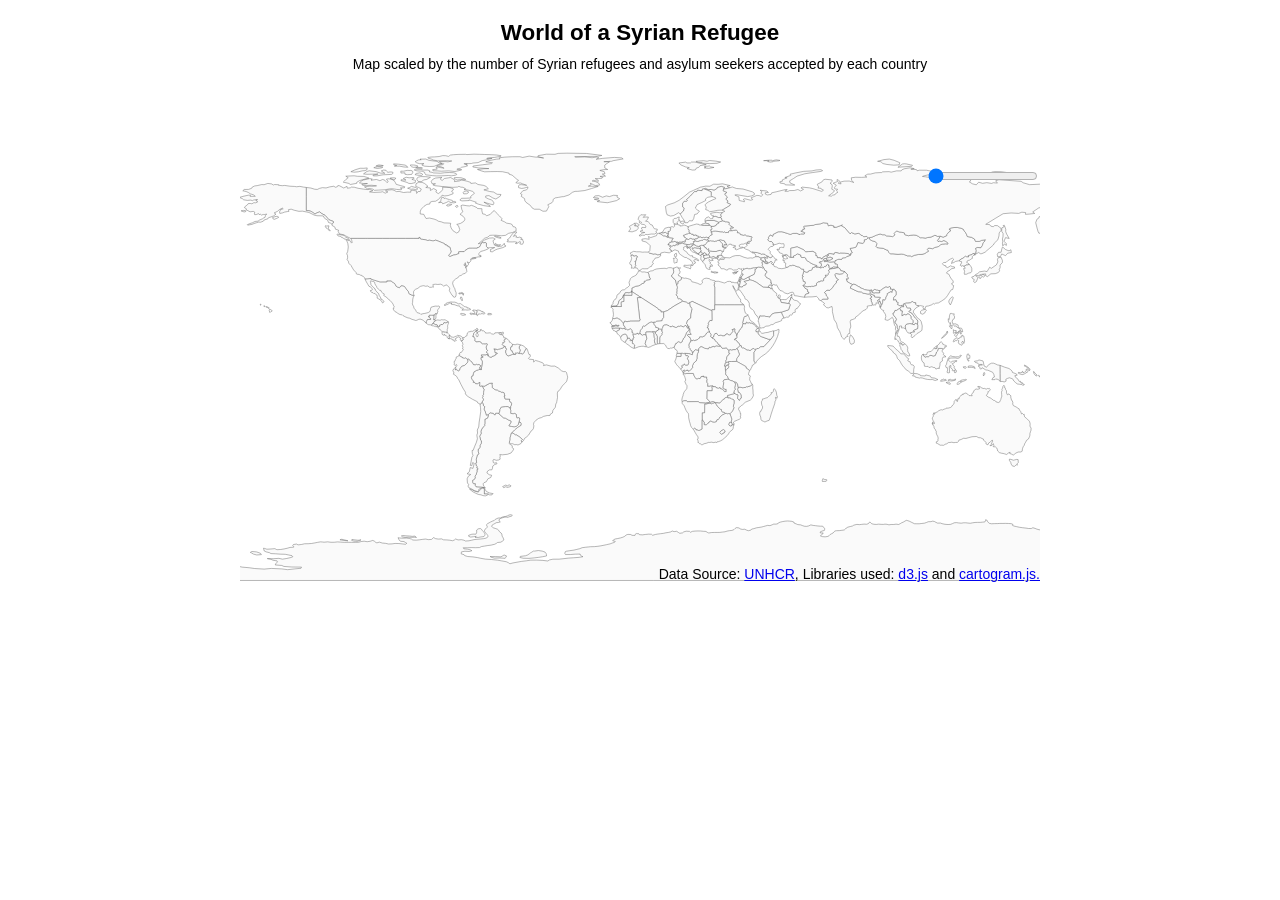
<file: TestCartoMid/TestCarto02/index.html>
<!DOCTYPE html>
<html>
<head>
    <title>World scaled by the number of refugees taken by each country</title>
    <meta charset="utf-8">
    <meta property="og:image" content="isi_articles_cartogram.png">
    <script src="lib/d3.v3.min.js"></script>
    <script src="lib/colorbrewer.js"></script>
    <script src="lib/topojson.js"></script>
    <script src="cartogram.js"></script>
    <style type="text/css">

        body {
            font-family: "Helvetica Neue", Helvetica, Arial, sans-serif;
            font-size: 14px;
            padding: 0;
            margin: 0;
        }

        #container {
            width: 800px;
            margin: 20px auto;
        }

        h1 {
            font-size: 140%;
            margin: 0 0 15px 0;
            text-align: center;
        }

        h2 {
            font-size: 160%;
            margin: 0 0 10px 0;
        }

        p {
            margin: 0 0 10px;
        }

        form, form > * {
            margin: 0;
        }

        #map-container {
            width: 800px;
            height: 500px;
            text-align: center;
            position: relative;
            margin: 20px 0;
        }

        #map {
            display: block;
            position: absolute;
            background: #fff;
            width: 100%;
            height: 100%;
            margin: 0;
        }

        path.country {
            stroke: #666;
            stroke-width: .5;
        }

        path.country:hover {
            stroke: #000;
        }

        form {
            font-size: 120%;
        }

        select {
            font-size: inherit;
        }

        #placeholder {
            position: absolute;
            z-index: -1;
            display: block;
            left: 0;
            top: 0;
        }

        #theyear {
            line-height: 0.4em;
            border: 1px;
            font-size: 4em;
            position: absolute;
            top: 40px;
            right: 0px;
        }

        #about {
            width: 600px;
            font-size: .9em;
        }

        #credits {
            position: absolute;
            bottom: 10px;
            right: 0px;
            font-size: 1em;
        }

    </style>
</head>
<body>
<div id="container">
    <script>!function(d,s,id){var js,fjs=d.getElementsByTagName(s)[0],p=/^http:/.test(d.location)?'http':'https';if(!d.getElementById(id)){js=d.createElement(s);js.id=id;js.src=p+'://platform.twitter.com/widgets.js';fjs.parentNode.insertBefore(js,fjs);}}(document, 'script', 'twitter-wjs');</script>
    <h2><center><strong>World of a Syrian Refugee</strong></center></h2>
   <p><center>Map scaled by the number of Syrian refugees and asylum seekers accepted by each country</center></p>
    <div id="map-container">
<!--<
        <img id="placeholder" alt="placeholder image for old browsers" src="isi_articles_cartogram.png">
>-->
        <svg id="map"></svg>
        <div id="theyear">
            <span></span><br />
            <input style="position:relative; width:110px" type="range" min="1990" max="2015" value="1990">


        </div>
        <div id="credits">
    Data Source: <a href="http://www.unhcr.org/en-us">UNHCR</a>,    Libraries used: <a href="http://d3js.org">d3.js</a> and <a href="https://github.com/shawnbot/d3-cartogram/">cartogram.js.</a>  
        <!--<CC-BY J.P. Alperin</div>>-->
    </div>
    <form>
        <p>
            <!--<label>Scale by <select id="field"></select></label>-->
            <!--<label>in <select id="year"></select></label>-->
            <!--<span id="status"></span>-->
<!--<
        </p>
    </form>
    <div id="about">
        <h2>About</h2>
        <p>
            This map was produced by Juan Pablo Alperin (<a href="https://twitter.com/intent/follow?screen_name=juancommander">@juancommander</a>) using
            <a href="http://d3js.org">d3.js</a> and <a href="https://github.com/shawnbot/d3-cartogram/">cartogram.js</a>.
            It was inspired by the out of date map over at <a href="http://worldmapper.org/display.php?selected=205">worldmapper.org</a>.
            Unfortunately, not much has changed. Due to differences in the implementations, the two maps cannot be directly
            compared to one another.
        </p>
        <p>
            Juan Pablo is a PhD Candidate at Stanford University and a researcher with the <a href="http://pkp.sfu.ca">Public Knowledge Project</a>.
        </p>
        <p>
            This work was carried out with the support of the IDRC-funded project,
            <a href="http://flacso.org.br/oa/calidad-en-la-comunicacion-cientifica-abierta-de-america-latina/?lang=en">Quality in the Open Scholarly Communication of Latin America</a>.
            The data are from Thomson Reuters and were collected by the Mimir Project conducted at Stanford University by Daniel A. McFarland, Dan Jurafsky, Chris Manning, and Woody Powell,
            which was generously funded by the Office of the President at Stanford University and by the National Science Foundation [Award 0835614]. </p>
        <p>
            The code (including most of this page) was adapted from the example provided by
            <a href="https://github.com/shawnbot/d3-cartogram/">shawnbot</a>.
            You can see the source code over on <a href="https://github.com/jalperin/d3-cartogram">Juan's github</a>.
        </p>
</div>
>-->
<script>

// hide the form if the browser doesn't do SVG,
// (then just let everything else fail)
if (!document.createElementNS) {
    document.getElementsByTagName("form")[0].style.display = "none";
}

// field definitions from:
// <http://www.census.gov/popest/data/national/totals/2011/files/NST-EST2011-alldata.pdf>
var percent = (function() {
            var fmt = d3.format(".2f");
            return function(n) { return fmt(n) + "%"; };
        })(),
        years = [1990,1991,1992,1993,1994,1995,1996,1997,1998,1999,2000,2001,2002,2003,2004,2005,2006,2007,2008,2009,2010,2011,2012,2013,2014,2015],
        fields = [
//            {name: "(no scale)", id: "none"},
            {name: "Number of Articles in ISI", id: "num_articles", key: "num_articles%d", years: years}
//            {name: "Population", id: "num_articles2001", key: "num_articles2001", format: "+,"},
//            {name: "% FB users", id: "p_fb_users", key: "p_fb_users", format: percent},
            // {name: "% of Articles", id: "p_int_users", key: "p_int_users", format: percent},
//            {name: "% Internet users", id: "p_int_users", key: "p_int_users", format: percent},
//            {name: "% FB users of Internet Users", id: "p_fb_users_of_int_users", key: "p_fb_users_of_int_users", format: percent}
        ],
        fieldsById = d3.nest()
                .key(function(d) { return d.id; })
                .rollup(function(d) { return d[0]; })
                .map(fields),
        field = fields[0],
        year = years[0],
        colors = colorbrewer.RdYlBu[3]
                .reverse()
                .map(function(rgb) { return d3.hsl(rgb); });

var body = d3.select("body"),
        stat = d3.select("#status");

//var fieldSelect = d3.select("#field")
//        .on("change", function(e) {
//            field = fields[this.selectedIndex];
//            location.hash = "#" + [field.id, year].join("/");
//        });
//
//fieldSelect.selectAll("option")
//        .data(fields)
//        .enter()
//        .append("option")
//        .attr("value", function(d) { return d.id; })
//        .text(function(d) { return d.name; });

//var yearSelect = d3.select("#year")
//        .on("change", function(e) {
//            year = years[this.selectedIndex];
//            location.hash = "#" + [field.id, year].join("/");
//        });
//
//yearSelect.selectAll("option")
//        .data(years)
//        .enter()
//        .append("option")
//        .attr("value", function(y) { return y; })
//        .text(function(y) { return y; })

d3.select("input[type=range]").on("change", function() { year = this.value; update(); });
d3.select("input[type=range]").on("click", function() { clearInterval(intervalId); });

var intervalId = setInterval(function(){
    if (year < d3.max(years)) {
        year = year + 1;
        update()
    } else {
        setInterval(intervalId);
    }
},2000);

var map = d3.select("#map"),
        zoom = d3.behavior.zoom()
                .translate([-38, 32])
                .scale(.94)
                .scaleExtent([0.5, 10.0])
                .on("zoom", updateZoom),
        layer = map.append("g")
                .attr("id", "layer"),
        countries = layer.append("g")
                .attr("id", "countries")
                .selectAll("path");

// map.call(zoom);
updateZoom();

function updateZoom() {
    var scale = zoom.scale();
    layer.attr("transform",
            "translate(" + zoom.translate() + ") " +
                    "scale(" + [scale, scale] + ")");
}

var proj = d3.geo.equirectangular(),
        topology,
        geometries,
        rawData,
        dataById = {},
        carto = d3.cartogram()
                .projection(proj)
                .properties(function(d) {
                    if (d.id in dataById) {
                        return dataById[d.id];
                    } else {
                        var tmp = d3.keys(dataById[d3.keys(dataById)[0]]);
                        var ret = {"numcode": d.id};
                        tmp.forEach(function(i){ret[i] = 0});
                        return ret;
                    }
                })
                .value(function(d) {
                    return +d.properties[field];
                });

//window.onhashchange = function() {
//    parseHash();
//};

var segmentized = location.search === "?segmentized",
        url = ["data",
            segmentized ? "world-segmentized.topojson" : "world-110m.json"
        ].join("/");
d3.json(url, function(topo) {
    topology = topo;
    geometries = topology.objects.countries.geometries;
    d3.csv("data/refugee_data.csv", function(data) {
        rawData = data;
        dataById = d3.nest()
                .key(function(d) { return d.numcode; })
                .rollup(function(d) { return d[0]; })
                .map(data);
        init();
    });
});

function init() {
    var features = carto.features(topology, geometries),
            path = d3.geo.path()
                    .projection(proj);

    countries = countries.data(features)
            .enter()
            .append("path")
            .attr("class", "country")
            .attr("id", function(d) {
                return d.id;
            })
            .attr("name", function(d) {
                return d.properties.country;
            })
            .attr("fill", "#fafafa")
            .attr("d", path);

    countries.append("title");

//    parseHash();
}

function reset() {
    stat.text("");
//    body.classed("updating", false);

    var features = carto.features(topology, geometries),
            path = d3.geo.path()
                    .projection(proj);

    countries.data(features)
            .transition()
            .duration(750)
            .ease("linear")
            .attr("fill", "#fafafa")
            .attr("d", path);

    countries.select("title")
            .text(function(d) {
                return d.id;
            });
}

function update() {
    var start = Date.now();
//    body.classed("updating", true);

    var key = field.key.replace("%d", year),
            fmt = (typeof field.format === "function")
                    ? field.format
                    : d3.format(field.format || ","),
            value = function(d) {
                return +d.properties[key];
            },
            values = countries.data()
                    .map(value)
                    .filter(function(n) {
                        return !isNaN(n);
                    })
                    .sort(d3.ascending),
            lo = values[0],
            hi = values[values.length - 1];

    var color = d3.scale.linear()
            .range(colors)
            .domain(lo < 0
                    ? [lo, 0, hi]
                    : [lo, d3.mean(values), hi]);

    // normalize the scale to positive numbers
    var scale = d3.scale.linear()
            .domain([lo, hi])
            .range([1, 3000]);

    // tell the cartogram to use the scaled values
    carto.value(function(d) {
        return scale(value(d));
    });

    // generate the new features, pre-projected
    var features = carto(topology, geometries).features;

    // update the data
    countries.data(features)
            .select("title")
            .text(function(d) {
                return [d.properties.country, fmt(value(d))].join(": ");
            });

    countries.transition()
            .duration(750)
            .ease("linear")
            .attr("fill", function(d) {
                return color(value(d));
            })
            .attr("d", carto.path);

//    var delta = (Date.now() - start) / 1000;
//    stat.text(["calculated in", delta.toFixed(1), "seconds"].join(" "));
//    body.classed("updating", false);

    d3.select("input[type=range]")[0][0].value=year;
    d3.select("#theyear > span")[0][0].innerHTML=year;
}

var deferredUpdate = (function() {
    var timeout;
    return function() {
        var args = arguments;
        clearTimeout(timeout);
        stat.text("calculating...");
        return timeout = setTimeout(function() {
            update.apply(null, arguments);
        }, 10);
    };
})();

//var hashish = d3.selectAll("a.hashish")
//        .datum(function() {
//            return this.href;
//        });
//
//function parseHash() {
//    var parts = location.hash.substr(1).split("/"),
//            desiredFieldId = parts[0],
//            desiredYear = +parts[1];
//
//    field = fieldsById[desiredFieldId] || fields[0];
//    year = (years.indexOf(desiredYear) > -1) ? desiredYear : years[0];
//
//    fieldSelect.property("selectedIndex", fields.indexOf(field));
//
//    if (field.id === "none") {
//
//        yearSelect.attr("disabled", "disabled");
//        reset();
//
//    } else {
//
//        if (field.years) {
//            if (field.years.indexOf(year) === -1) {
//                year = field.years[0];
//            }
//            yearSelect.selectAll("option")
//                    .attr("disabled", function(y) {
//                        return (field.years.indexOf(y) === -1) ? "disabled" : null;
//                    });
//        } else {
//            yearSelect.selectAll("option")
//                    .attr("disabled", null);
//        }
//
//        yearSelect
//                .property("selectedIndex", years.indexOf(year))
//                .attr("disabled", null);
//
//        deferredUpdate();
//        location.replace("#" + [field.id, year].join("/"));
//
//        hashish.attr("href", function(href) {
//            return href + location.hash;
//        });
//    }
//}

</script>
</body>
</html>
</file>
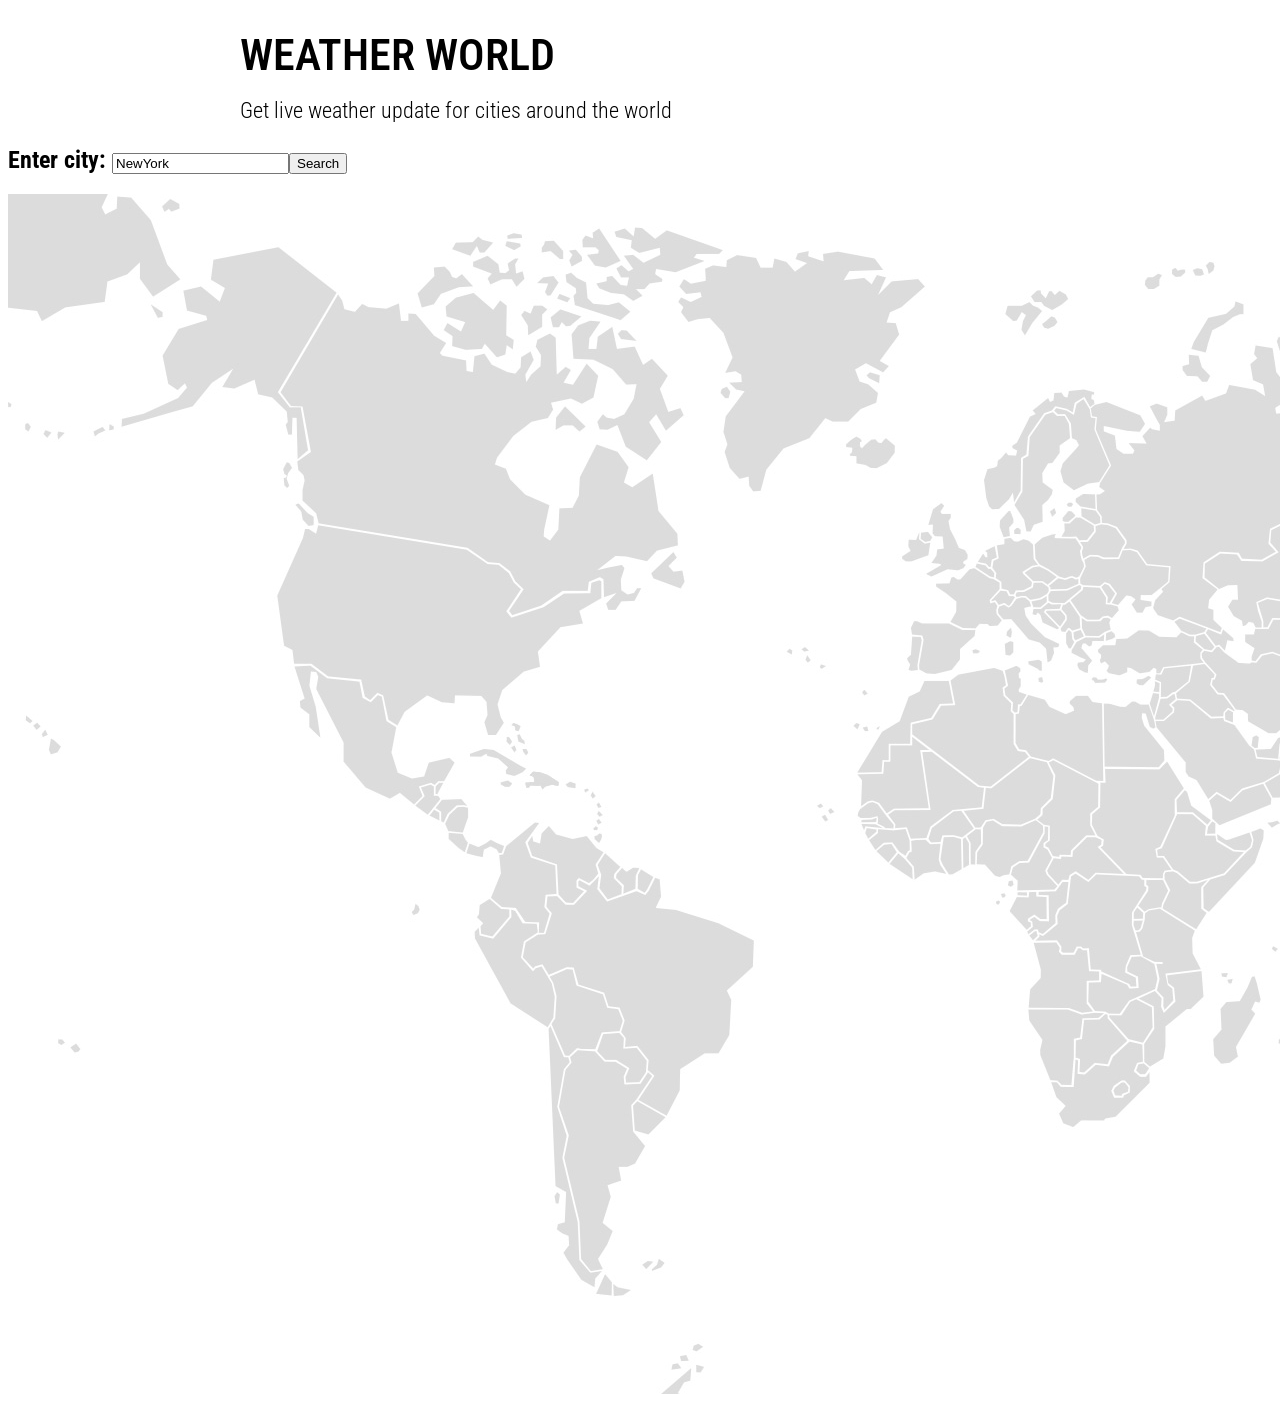
<file: assignments/introP5_01.html>
<!DOCTYPE html>
<html>
  <head>
    <title>Assignment 01</title>

    <!-- Stylesheet link -->
    <link rel="stylesheet" type="text/css" href="../css/WeatherApp.css">

    <!-- Google fonts code -->
    <link href="https://fonts.googleapis.com/css?family=Roboto+Condensed:300,400,700" rel="stylesheet">

    <!-- Loading p5.js library -->
    <script language="javascript" type="text/javascript" src="../libraries/p5.js"></script>
    <script language="javascript" type="text/javascript" src="../libraries/p5/p5-zip/addons/p5.dom.js"></script>

    <!-- Link to p5 sketch file -->
    <script language="javascript" type="text/javascript" src="../js/sketch.js"></script>
  </head>
  <body>
    <div class="title">
      <h1><left>WEATHER WORLD</left></h1>
   
  
 <p><h3>Get live weather update for cities around the world</p></h3>
 <p><h2>Enter city: <input id="city" value="NewYork"></input><button id="submit">Search</button></h2></p>
  </body>
</html>
</file>
<file: css/site-specific.css>
body{
    font-family: 'Roboto Condensed', helvetica, sans-serif;
}

div.title{
    width: 100%;
    height: 100%;
}

h1{
    color: #151B54;
    font-weight: 500;
    font-size: 2.75em;
    max-width: 800px;
    text-align: center;
    margin: 25px, 25px;
    margin-right: auto;
    margin-left: auto;
    margin-bottom: auto;
}

h2{
    text-align: center;
    color: #151B54;
}

h3{
    color: #000000;
    font-size: 1.4em;
    font-weight: 300;
    max-width: 800px;
    text-align: center;
    margin-top: 5px;
    margin-right: auto;
    margin-left: auto;
    margin-bottom: auto;
}

div.bio{
    max-width: 800px;
    margin-top: 20px;
    margin-right: auto;
    margin-left: auto;
}

img.bioImage{
    width: 100%;
    margin: auto;
    display: block;
}

p.bioText{
    font-weight: 300;
    font-size: 1.28em;
    line-height: 130%;
    text-align: justify;
}

p.bioText > a{
    color: #000000;
}

p.bioText > a:hover{
    background-color: #FFFF00; 
}

div.linkList{
    max-width: 800px;
    margin-top: 20px;
    margin-right: auto;
    margin-left: auto;
}

li.assignmentLink{
    font-weight: 300;
    font-size: 1.28em;
    line-height: 130%;
}

li.assignmentLink > a{
    color: #000000;
}

li.assignmentLink > a:hover{
    background-color: #FFFF00; 
}
</file>
<file: TestCartoMid/css/site-specific.css>
body{
    font-family: 'Titillium Web', sans-serif;
}

div.title{
    width: 100%;
    height: 100%;
}

h1{
  color:#33FF66;
    font-weight: 400;
    font-size: 2.5em;
    max-width: 800px;
    text-align: center;
    margin: 25px, 25px;
    margin-right: auto;
    margin-left: auto;
    margin-bottom: auto;
}

h2{
    text-align: center;
}

h3{
  font-size: 1.25em;
    font-weight: 300;
    max-width: 800px;
    text-align: center;
    margin-top: 5px;
    margin-right: auto;
    margin-left: auto;
    margin-bottom: auto;
}

div.bio{
    max-width: 800px;
    margin-top: 20px;
    margin-right: auto;
    margin-left: auto;
}

img.bioImage{
    width: 80%;
    margin: auto;
    display: block;
}


img.bioImage_2{
    width: 60%;
    margin: auto;
    display: block;
}

p.bioText{
    font-weight: 300;
    font-size: 1.05em;
    line-height: 130%;
}

p.bioText > a{
    color: #000000;
}

p.bioText > a:hover{
    background-color: #33FF66; 
}

div.linkList{
    max-width: 800px;
    margin-top: 20px;
    margin-right: auto;
    margin-left: auto;
}

li.assignmentLink{
    font-weight: 300;
    font-size: 1.05em;
    line-height: 130%;
}

li.assignmentLink > a{
    color: #000000;
}

li.assignmentLink > a:hover{
    background-color: #FF33FF; 
}
</file>
<file: css/WeatherApp.css>
body{
    font-family: 'Roboto Condensed', helvetica, sans-serif;
}

div.title{
    width: 100%;
    height: 100%;
}

h1{
    color: 0;
    font-weight: 550;
    font-size: 2.75em;
    max-width: 800px;
    text-align: left;
    margin: 25px, 25px;
    margin-right: auto;
    margin-left: auto;
    margin-bottom: auto;
}

h2{
    text-align: left;
    color: 0;

}

h3{
    font-size: 1.4em;
    font-weight: 300;
    max-width: 800px;
    text-align: left;
    margin-top: 5px;
    margin-right: auto;
    margin-left: auto;
    margin-bottom: auto;
}



div.bio{
    max-width: 800px;
    margin-top: 20px;
    margin-right: auto;
    margin-left: auto;
}

img.bioImage{
    width: 100%;
    margin: auto;
    display: block;
}

p.bioText{
    font-weight: 300;
    font-size: 1.28em;
    line-height: 130%;
    text-align: justify;
}

p.bioText > a{
    color: #000000;
}

p.bioText > a:hover{
    background-color: #FFFF00; 
}

div.linkList{
    max-width: 800px;
    margin-top: 20px;
    margin-right: auto;
    margin-left: auto;
}

li.assignmentLink{
    font-weight: 300;
    font-size: 1.15em;
    line-height: 130%;
}

li.assignmentLink > a{
    color: #000000;
}

li.assignmentLink > a:hover{
    background-color: #FFFF00; 
}

img.bioImage2{
    width: 75%;
    margin: auto;
    display: block;
}

img.bioImage3{
    width: 100%;
    margin: auto;
    display: block;
}

img.bioImage4{
    width: 65%;
    margin: auto;
    display: block;
}

img.bioImage5{
    width: 80%;
    margin: auto;
    display: block;
}

h4{
  font-size: 1.28em;
    font-weight: 500;
    max-width: 800px;
    text-align: left;
    margin-top: 5px;
    margin-right: auto;
    margin-left: auto;
    margin-bottom: auto;
}
</file>
